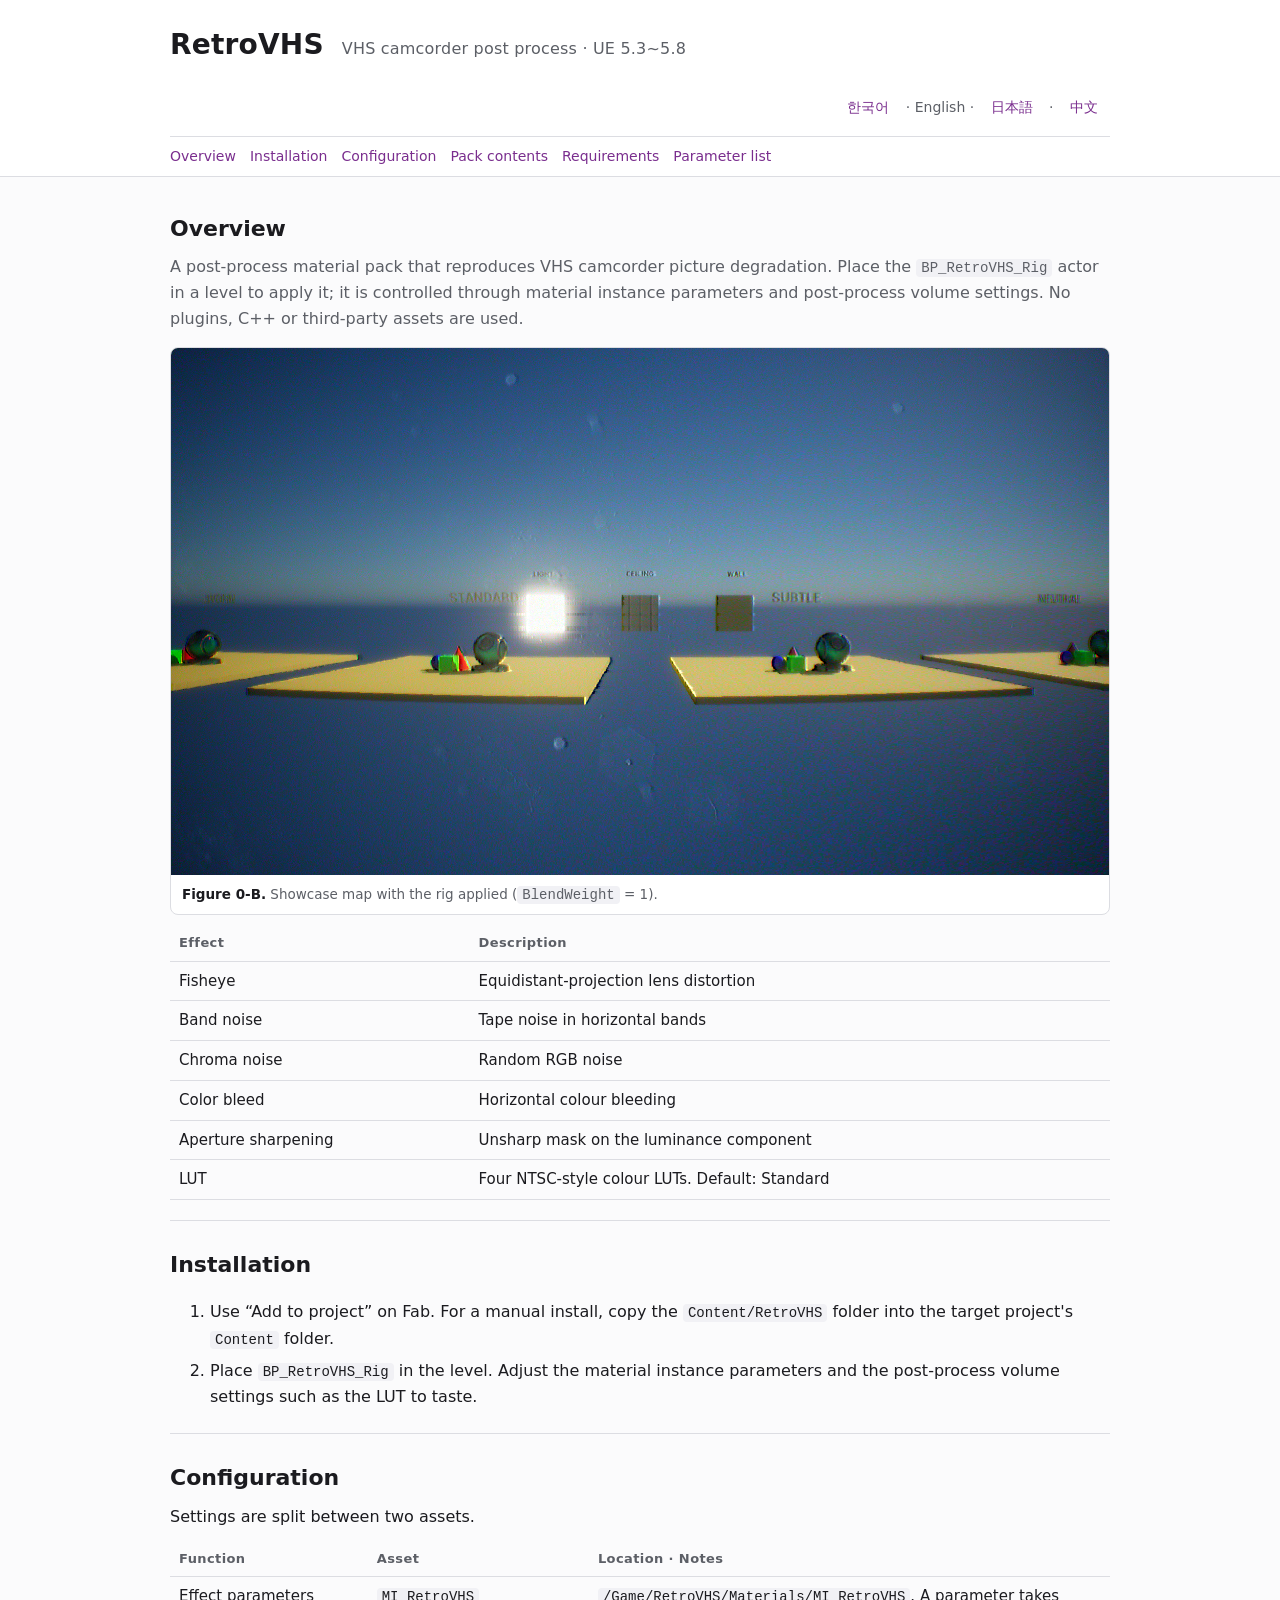
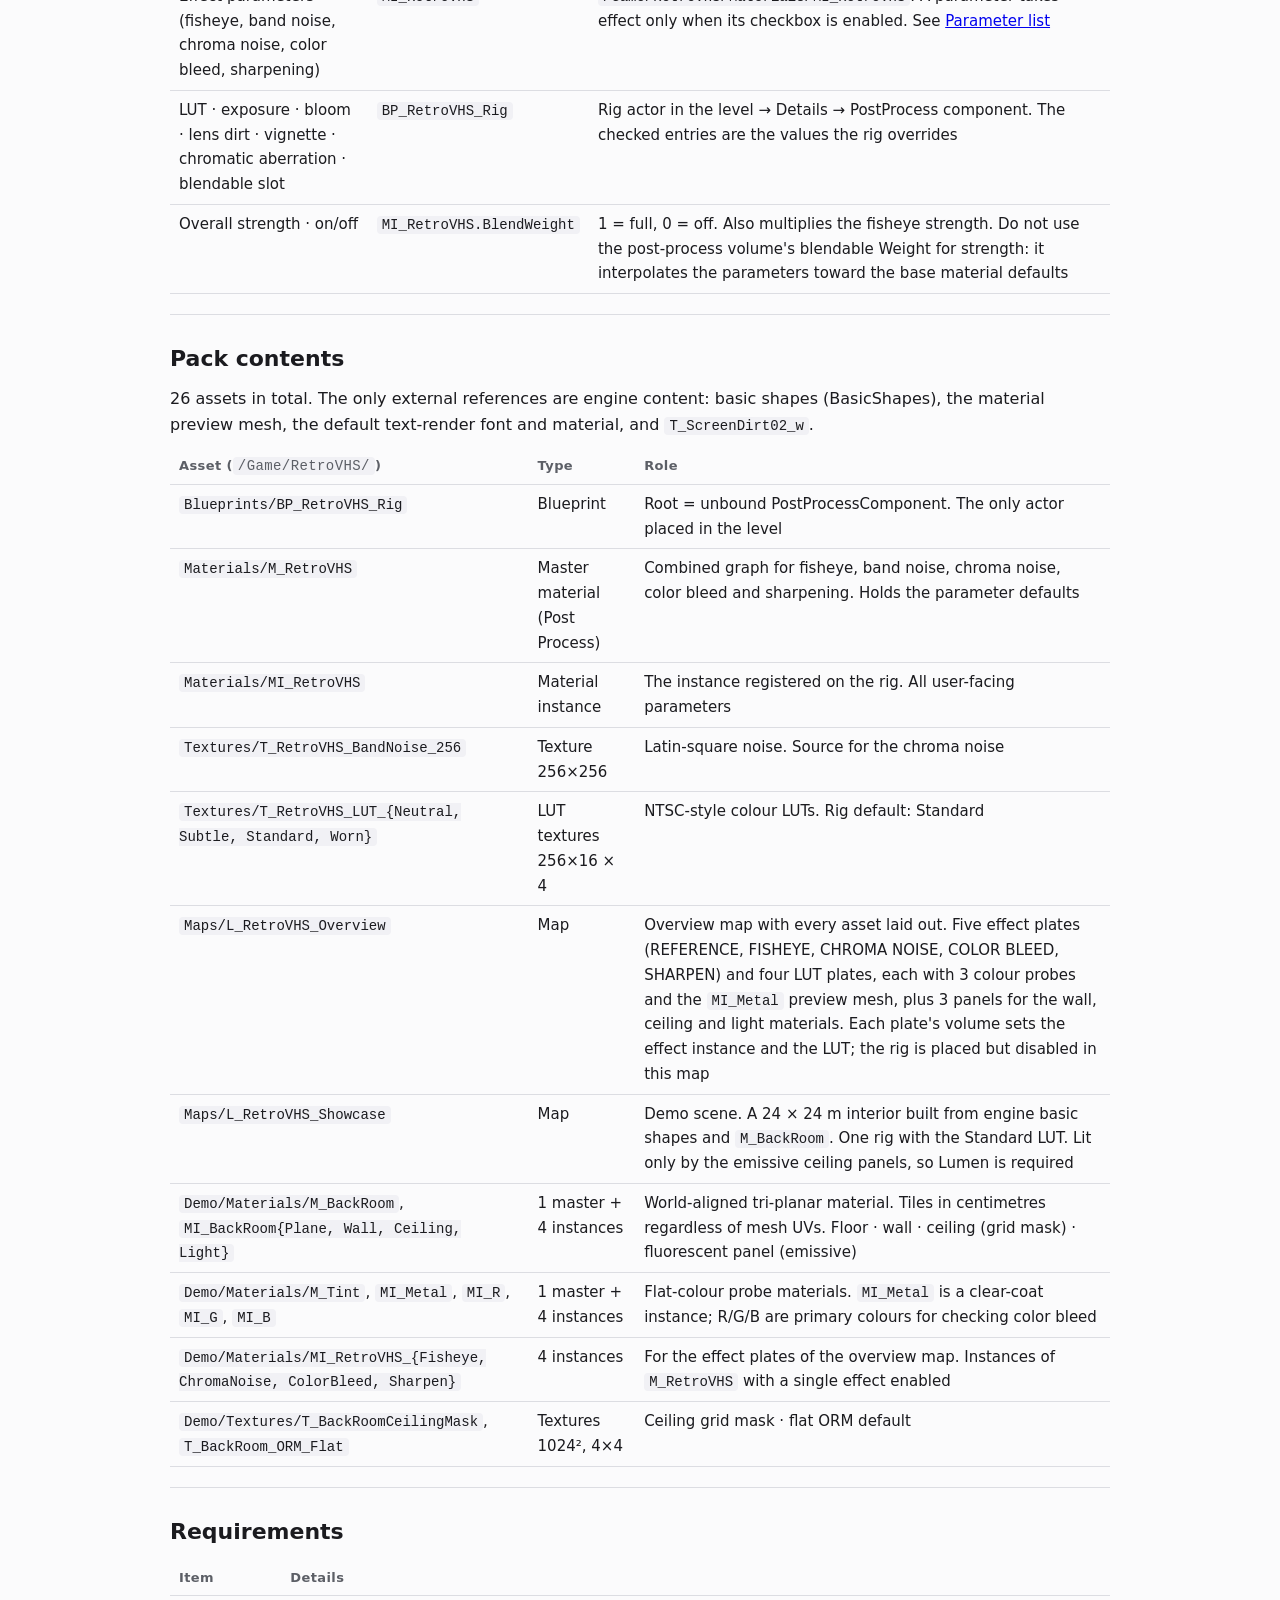
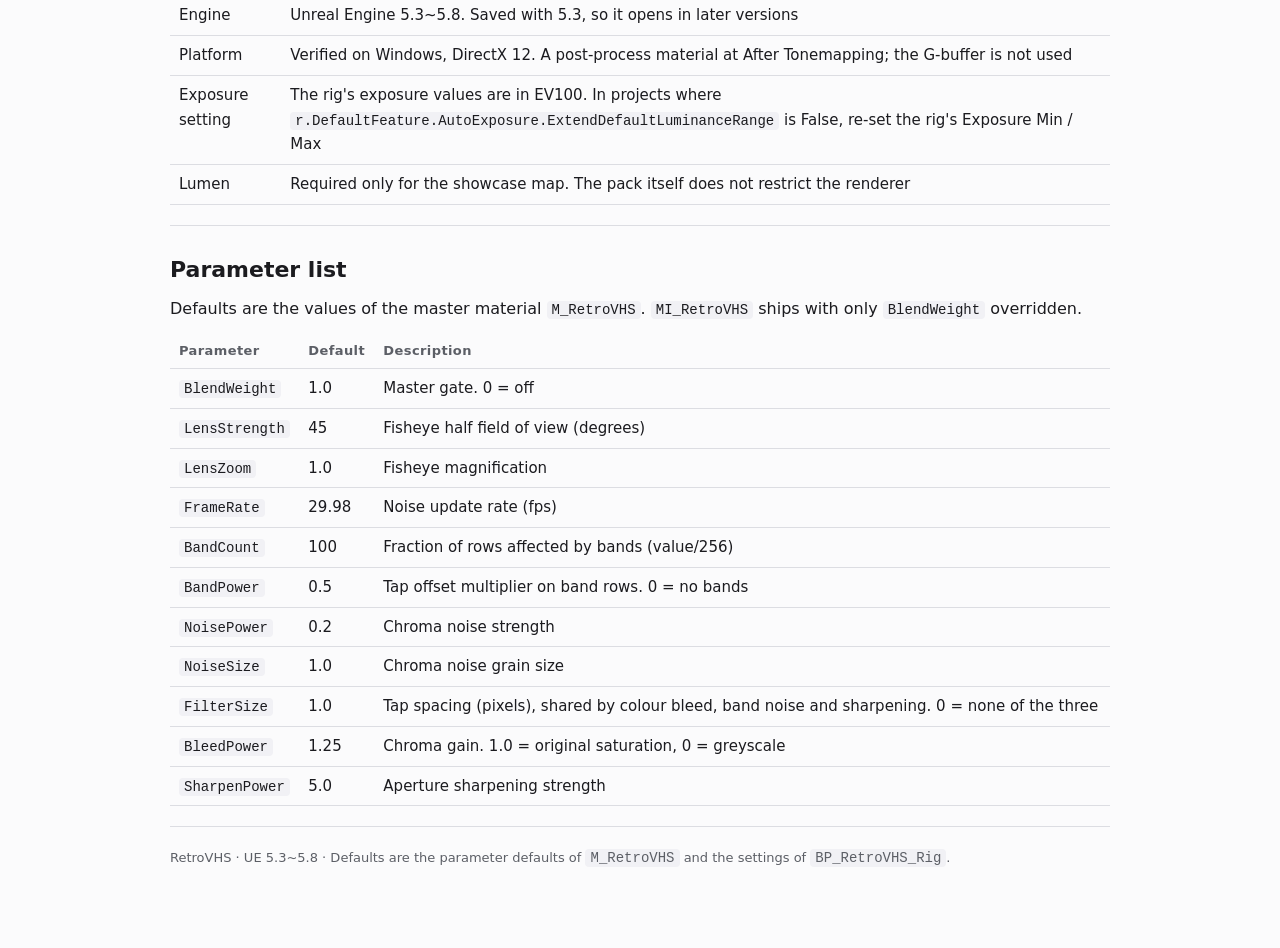
<file: index.html>
<!doctype html>
<html lang="en">
<head>
<meta charset="utf-8">
<meta http-equiv="refresh" content="0; url=en/index.html">
<title>RetroVHS Documentation</title>
<link rel="canonical" href="en/index.html">
<link rel="stylesheet" href="assets/style.css">
</head>
<body>
<main><div class="wrap" style="padding:40px 20px">
  <h1>RetroVHS</h1>
  <p>Redirecting to the English documentation. If nothing happens, pick a language:</p>
  <p><a href="en/index.html">English</a> · <a href="ko/index.html">한국어</a> · <a href="ja/index.html">日本語</a> · <a href="zh/index.html">中文</a></p>
</div></main>
</body>
</html>
</file>
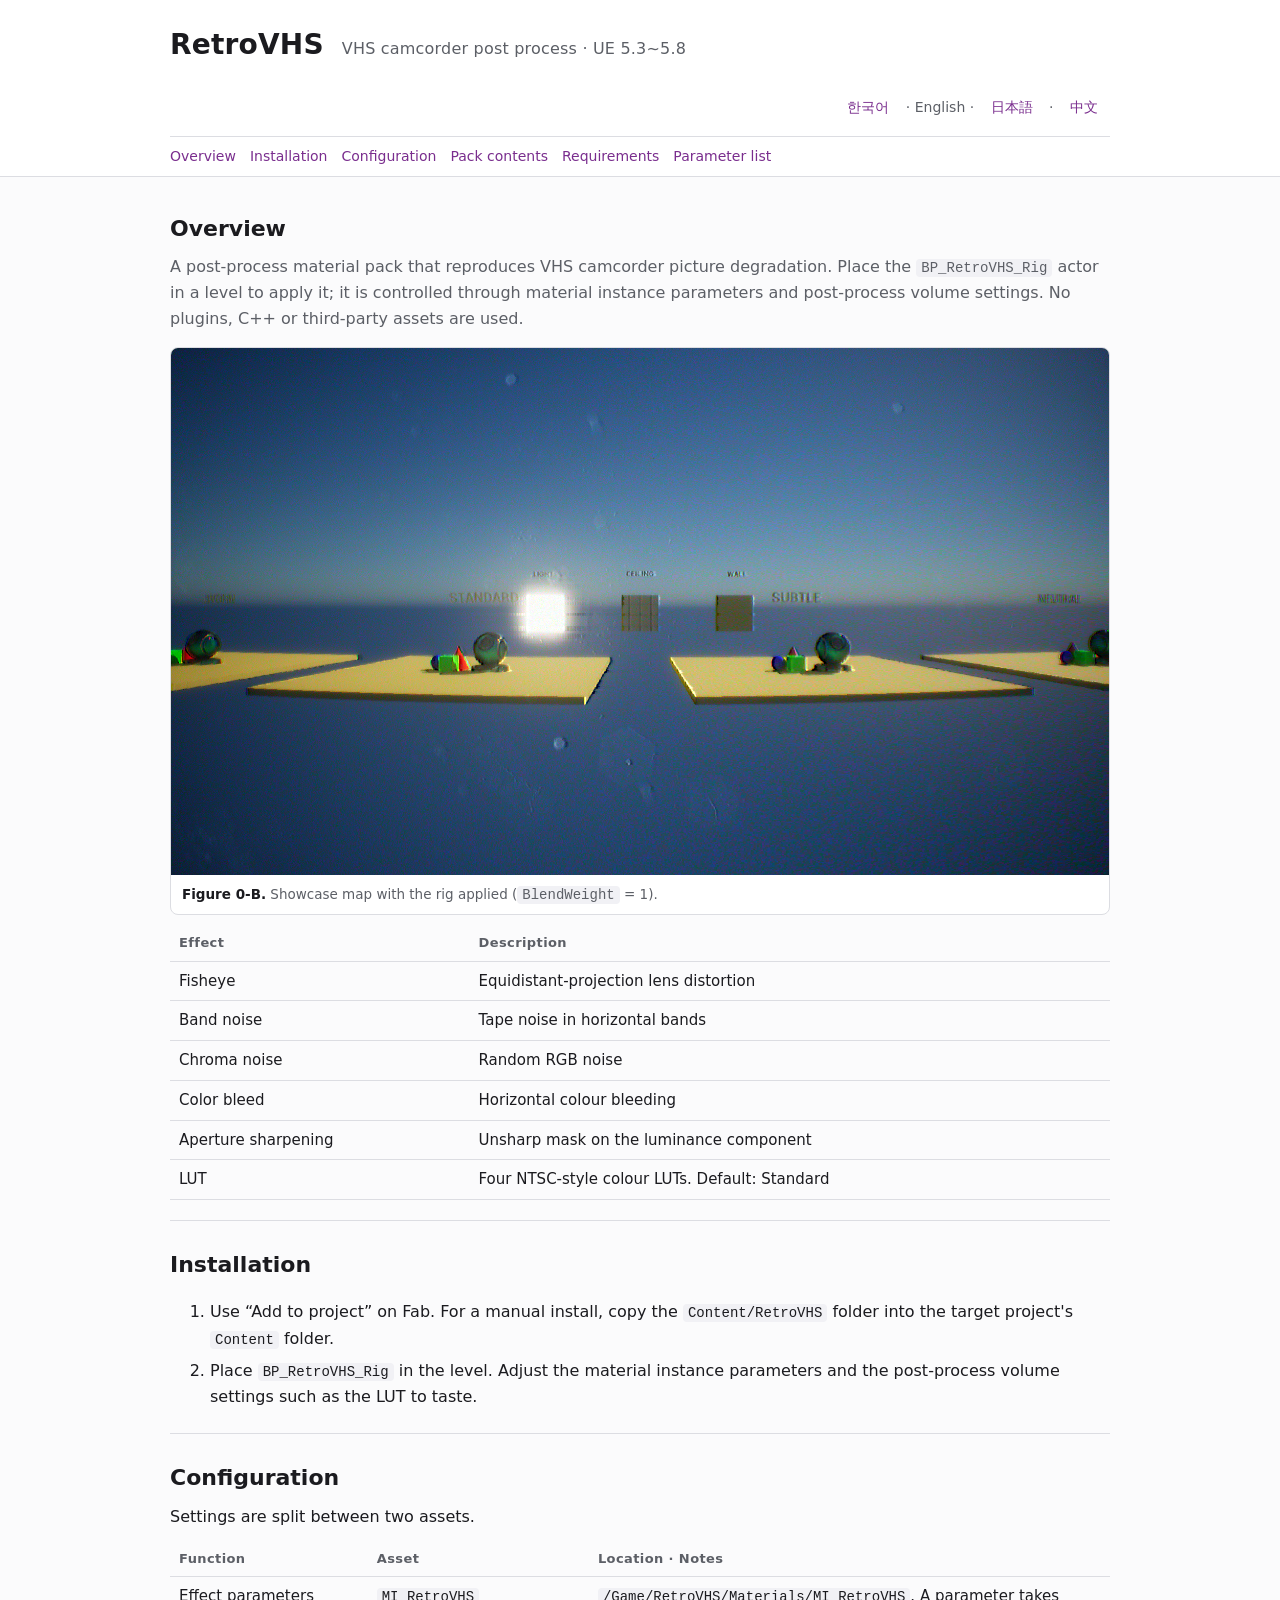
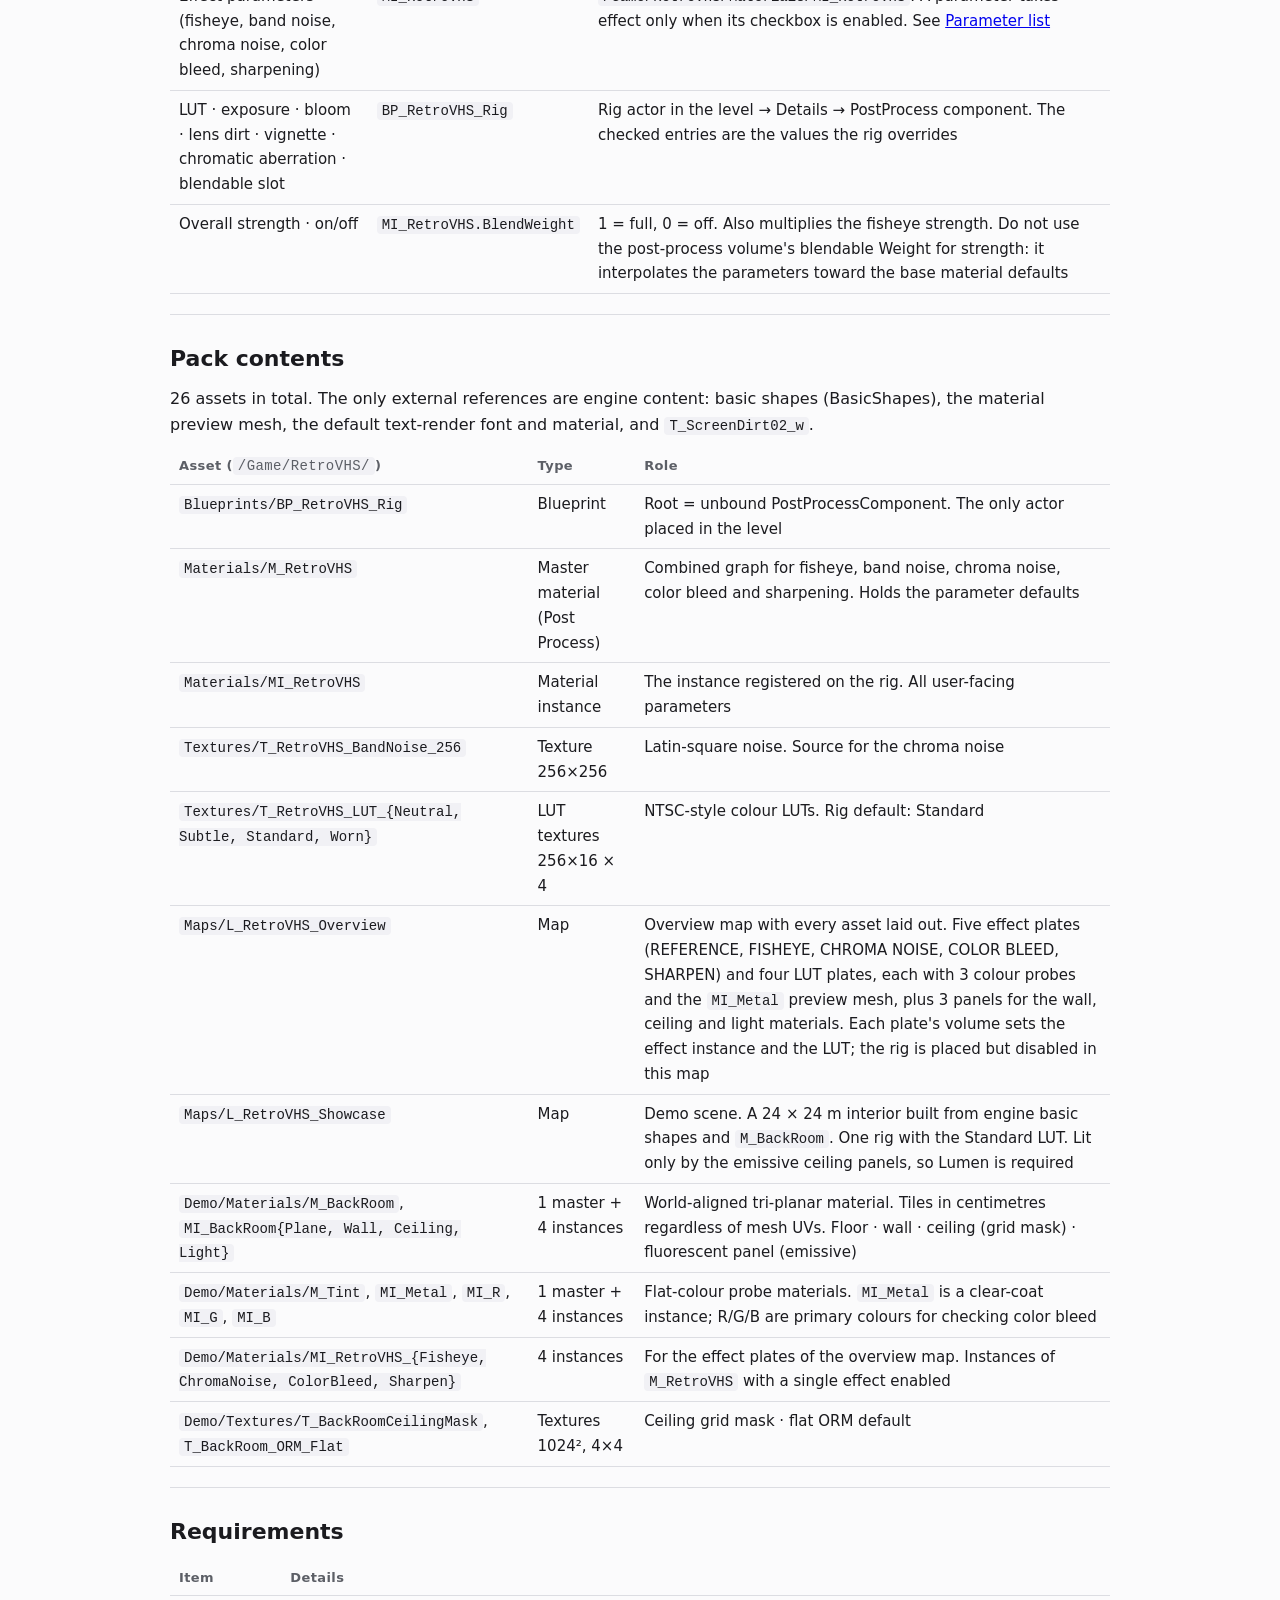
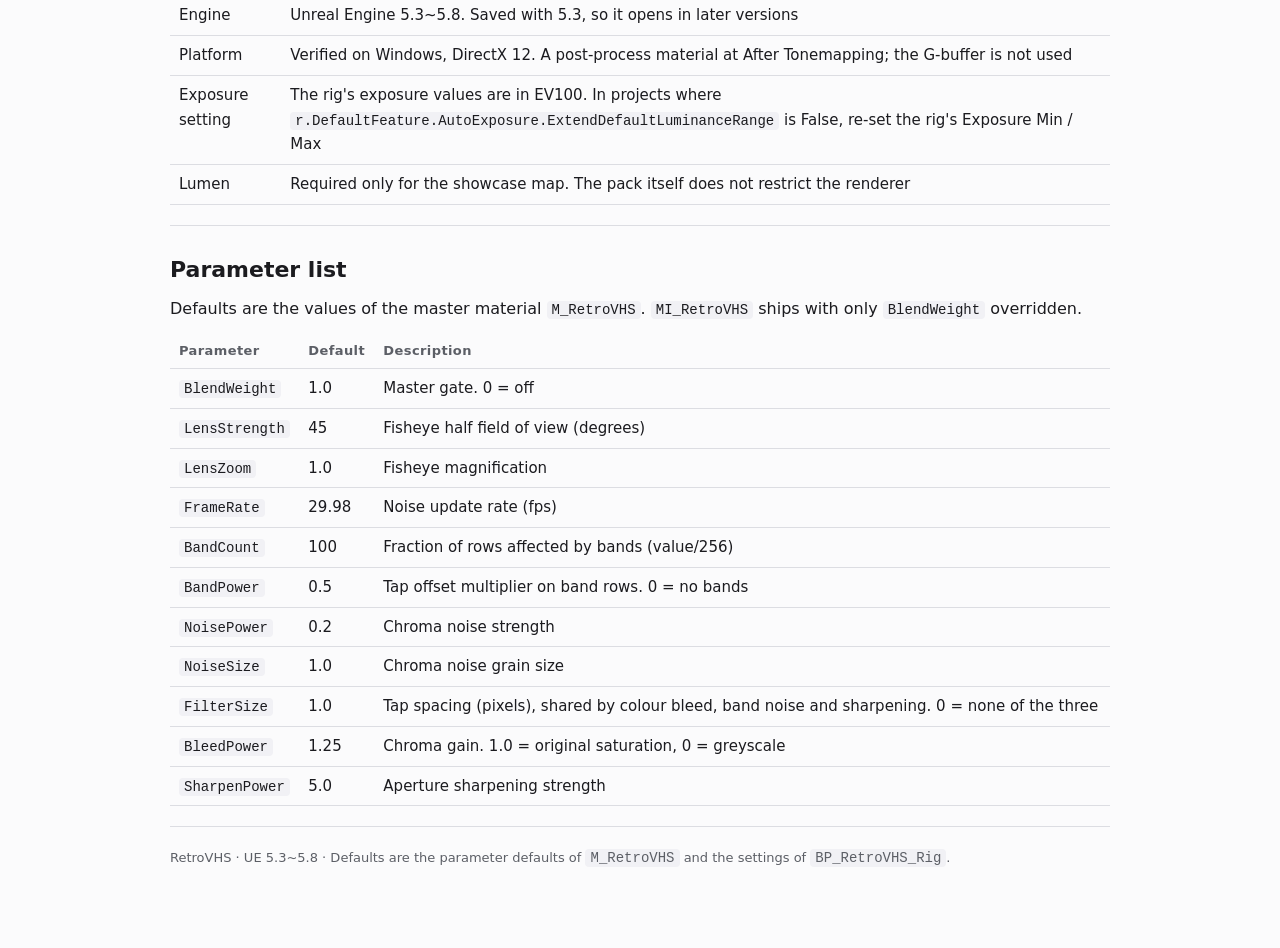
<file: en/index.html>
<!doctype html>
<html lang="en">
<head>
<meta charset="utf-8">
<meta name="viewport" content="width=device-width, initial-scale=1">
<title>RetroVHS Overview</title>
<link rel="stylesheet" href="../assets/style.css">
<!-- Derived from ko/index.html (confirmed 2026-09-06). Sections, ids and figure files are 1:1 with the Korean master. Fab's Documentation Link points to the site root, which redirects here. -->
</head>
<body>
<header><div class="wrap">
  <h1>RetroVHS <small>VHS camcorder post process · UE 5.3~5.8</small></h1>
  <nav data-site-nav></nav>
</div></header>

<main><div class="wrap">

<section id="intro">
  <h2>Overview</h2>
  <p class="lead">A post-process material pack that reproduces VHS camcorder picture degradation. Place the <code>BP_RetroVHS_Rig</code> actor in a level to apply it; it is controlled through material instance parameters and post-process volume settings. No plugins, C++ or third-party assets are used.</p>
  <div class="figs one">
    <figure><img src="../img/0_overview_B.png" alt="Showcase map with the rig applied" data-missing="Figure 0-B: viewport with the rig applied"><figcaption><b>Figure 0-B.</b> Showcase map with the rig applied (<code>BlendWeight</code> = 1).</figcaption></figure>
  </div>
  <table>
    <tr><th>Effect</th><th>Description</th></tr>
    <tr><td>Fisheye</td><td>Equidistant-projection lens distortion</td></tr>
    <tr><td>Band noise</td><td>Tape noise in horizontal bands</td></tr>
    <tr><td>Chroma noise</td><td>Random RGB noise</td></tr>
    <tr><td>Color bleed</td><td>Horizontal colour bleeding</td></tr>
    <tr><td>Aperture sharpening</td><td>Unsharp mask on the luminance component</td></tr>
    <tr><td>LUT</td><td>Four NTSC-style colour LUTs. Default: Standard</td></tr>
  </table>
</section>

<section id="install">
  <h2>Installation</h2>
  <ol class="steps">
    <li>Use “Add to project” on Fab. For a manual install, copy the <code>Content/RetroVHS</code> folder into the target project's <code>Content</code> folder.</li>
    <li>Place <code>BP_RetroVHS_Rig</code> in the level. Adjust the material instance parameters and the post-process volume settings such as the LUT to taste.</li>
  </ol>
</section>

<section id="config">
  <h2>Configuration</h2>
  <p>Settings are split between two assets.</p>
  <table>
    <tr><th>Function</th><th>Asset</th><th>Location · Notes</th></tr>
    <tr><td>Effect parameters (fisheye, band noise, chroma noise, color bleed, sharpening)</td><td><code>MI_RetroVHS</code></td><td><code>/Game/RetroVHS/Materials/MI_RetroVHS</code>. A parameter takes effect only when its checkbox is enabled. See <a href="#params">Parameter list</a></td></tr>
    <tr><td>LUT · exposure · bloom · lens dirt · vignette · chromatic aberration · blendable slot</td><td><code>BP_RetroVHS_Rig</code></td><td>Rig actor in the level → Details → PostProcess component. The checked entries are the values the rig overrides</td></tr>
    <tr><td>Overall strength · on/off</td><td><code>MI_RetroVHS.BlendWeight</code></td><td>1 = full, 0 = off. Also multiplies the fisheye strength. Do not use the post-process volume's blendable Weight for strength: it interpolates the parameters toward the base material defaults</td></tr>
  </table>
</section>

<section id="contents">
  <h2>Pack contents</h2>
  <p>26 assets in total. The only external references are engine content: basic shapes (BasicShapes), the material preview mesh, the default text-render font and material, and <code>T_ScreenDirt02_w</code>.</p>
  <table>
    <tr><th>Asset (<code>/Game/RetroVHS/</code>)</th><th>Type</th><th>Role</th></tr>
    <tr><td><code>Blueprints/BP_RetroVHS_Rig</code></td><td>Blueprint</td><td>Root = unbound PostProcessComponent. The only actor placed in the level</td></tr>
    <tr><td><code>Materials/M_RetroVHS</code></td><td>Master material (Post Process)</td><td>Combined graph for fisheye, band noise, chroma noise, color bleed and sharpening. Holds the parameter defaults</td></tr>
    <tr><td><code>Materials/MI_RetroVHS</code></td><td>Material instance</td><td>The instance registered on the rig. All user-facing parameters</td></tr>
    <tr><td><code>Textures/T_RetroVHS_BandNoise_256</code></td><td>Texture 256×256</td><td>Latin-square noise. Source for the chroma noise</td></tr>
    <tr><td><code>Textures/T_RetroVHS_LUT_{Neutral, Subtle, Standard, Worn}</code></td><td>LUT textures 256×16 × 4</td><td>NTSC-style colour LUTs. Rig default: Standard</td></tr>
    <tr><td><code>Maps/L_RetroVHS_Overview</code></td><td>Map</td><td>Overview map with every asset laid out. Five effect plates (REFERENCE, FISHEYE, CHROMA NOISE, COLOR BLEED, SHARPEN) and four LUT plates, each with 3 colour probes and the <code>MI_Metal</code> preview mesh, plus 3 panels for the wall, ceiling and light materials. Each plate's volume sets the effect instance and the LUT; the rig is placed but disabled in this map</td></tr>
    <tr><td><code>Maps/L_RetroVHS_Showcase</code></td><td>Map</td><td>Demo scene. A 24 × 24 m interior built from engine basic shapes and <code>M_BackRoom</code>. One rig with the Standard LUT. Lit only by the emissive ceiling panels, so Lumen is required</td></tr>
    <tr><td><code>Demo/Materials/M_BackRoom</code>, <code>MI_BackRoom{Plane, Wall, Ceiling, Light}</code></td><td>1 master + 4 instances</td><td>World-aligned tri-planar material. Tiles in centimetres regardless of mesh UVs. Floor · wall · ceiling (grid mask) · fluorescent panel (emissive)</td></tr>
    <tr><td><code>Demo/Materials/M_Tint</code>, <code>MI_Metal</code>, <code>MI_R</code>, <code>MI_G</code>, <code>MI_B</code></td><td>1 master + 4 instances</td><td>Flat-colour probe materials. <code>MI_Metal</code> is a clear-coat instance; R/G/B are primary colours for checking color bleed</td></tr>
<tr><td><code>Demo/Materials/MI_RetroVHS_{Fisheye, ChromaNoise, ColorBleed, Sharpen}</code></td><td>4 instances</td><td>For the effect plates of the overview map. Instances of <code>M_RetroVHS</code> with a single effect enabled</td></tr>
    <tr><td><code>Demo/Textures/T_BackRoomCeilingMask</code>, <code>T_BackRoom_ORM_Flat</code></td><td>Textures 1024², 4×4</td><td>Ceiling grid mask · flat ORM default</td></tr>
  </table>
</section>

<section id="requirements">
  <h2>Requirements</h2>
  <table>
    <tr><th>Item</th><th>Details</th></tr>
    <tr><td>Engine</td><td>Unreal Engine 5.3~5.8. Saved with 5.3, so it opens in later versions</td></tr>
    <tr><td>Platform</td><td>Verified on Windows, DirectX 12. A post-process material at After Tonemapping; the G-buffer is not used</td></tr>
    <tr><td>Exposure setting</td><td>The rig's exposure values are in EV100. In projects where <code>r.DefaultFeature.AutoExposure.ExtendDefaultLuminanceRange</code> is False, re-set the rig's Exposure Min / Max</td></tr>
    <tr><td>Lumen</td><td>Required only for the showcase map. The pack itself does not restrict the renderer</td></tr>
  </table>
</section>

<section id="params">
  <h2>Parameter list</h2>
  <p>Defaults are the values of the master material <code>M_RetroVHS</code>. <code>MI_RetroVHS</code> ships with only <code>BlendWeight</code> overridden.</p>
  <table class="params">
    <tr><th>Parameter</th><th>Default</th><th>Description</th></tr>
    <tr><td><code>BlendWeight</code></td><td>1.0</td><td>Master gate. 0 = off</td></tr>
    <tr><td><code>LensStrength</code></td><td>45</td><td>Fisheye half field of view (degrees)</td></tr>
    <tr><td><code>LensZoom</code></td><td>1.0</td><td>Fisheye magnification</td></tr>
    <tr><td><code>FrameRate</code></td><td>29.98</td><td>Noise update rate (fps)</td></tr>
    <tr><td><code>BandCount</code></td><td>100</td><td>Fraction of rows affected by bands (value/256)</td></tr>
    <tr><td><code>BandPower</code></td><td>0.5</td><td>Tap offset multiplier on band rows. 0 = no bands</td></tr>
    <tr><td><code>NoisePower</code></td><td>0.2</td><td>Chroma noise strength</td></tr>
    <tr><td><code>NoiseSize</code></td><td>1.0</td><td>Chroma noise grain size</td></tr>
    <tr><td><code>FilterSize</code></td><td>1.0</td><td>Tap spacing (pixels), shared by colour bleed, band noise and sharpening. 0 = none of the three</td></tr>
    <tr><td><code>BleedPower</code></td><td>1.25</td><td>Chroma gain. 1.0 = original saturation, 0 = greyscale</td></tr>
    <tr><td><code>SharpenPower</code></td><td>5.0</td><td>Aperture sharpening strength</td></tr>
  </table>
</section>

<footer>RetroVHS · UE 5.3~5.8 · Defaults are the parameter defaults of <code>M_RetroVHS</code> and the settings of <code>BP_RetroVHS_Rig</code>.</footer>

</div></main>
<script src="../assets/nav.js"></script>
</body>
</html>
</file>
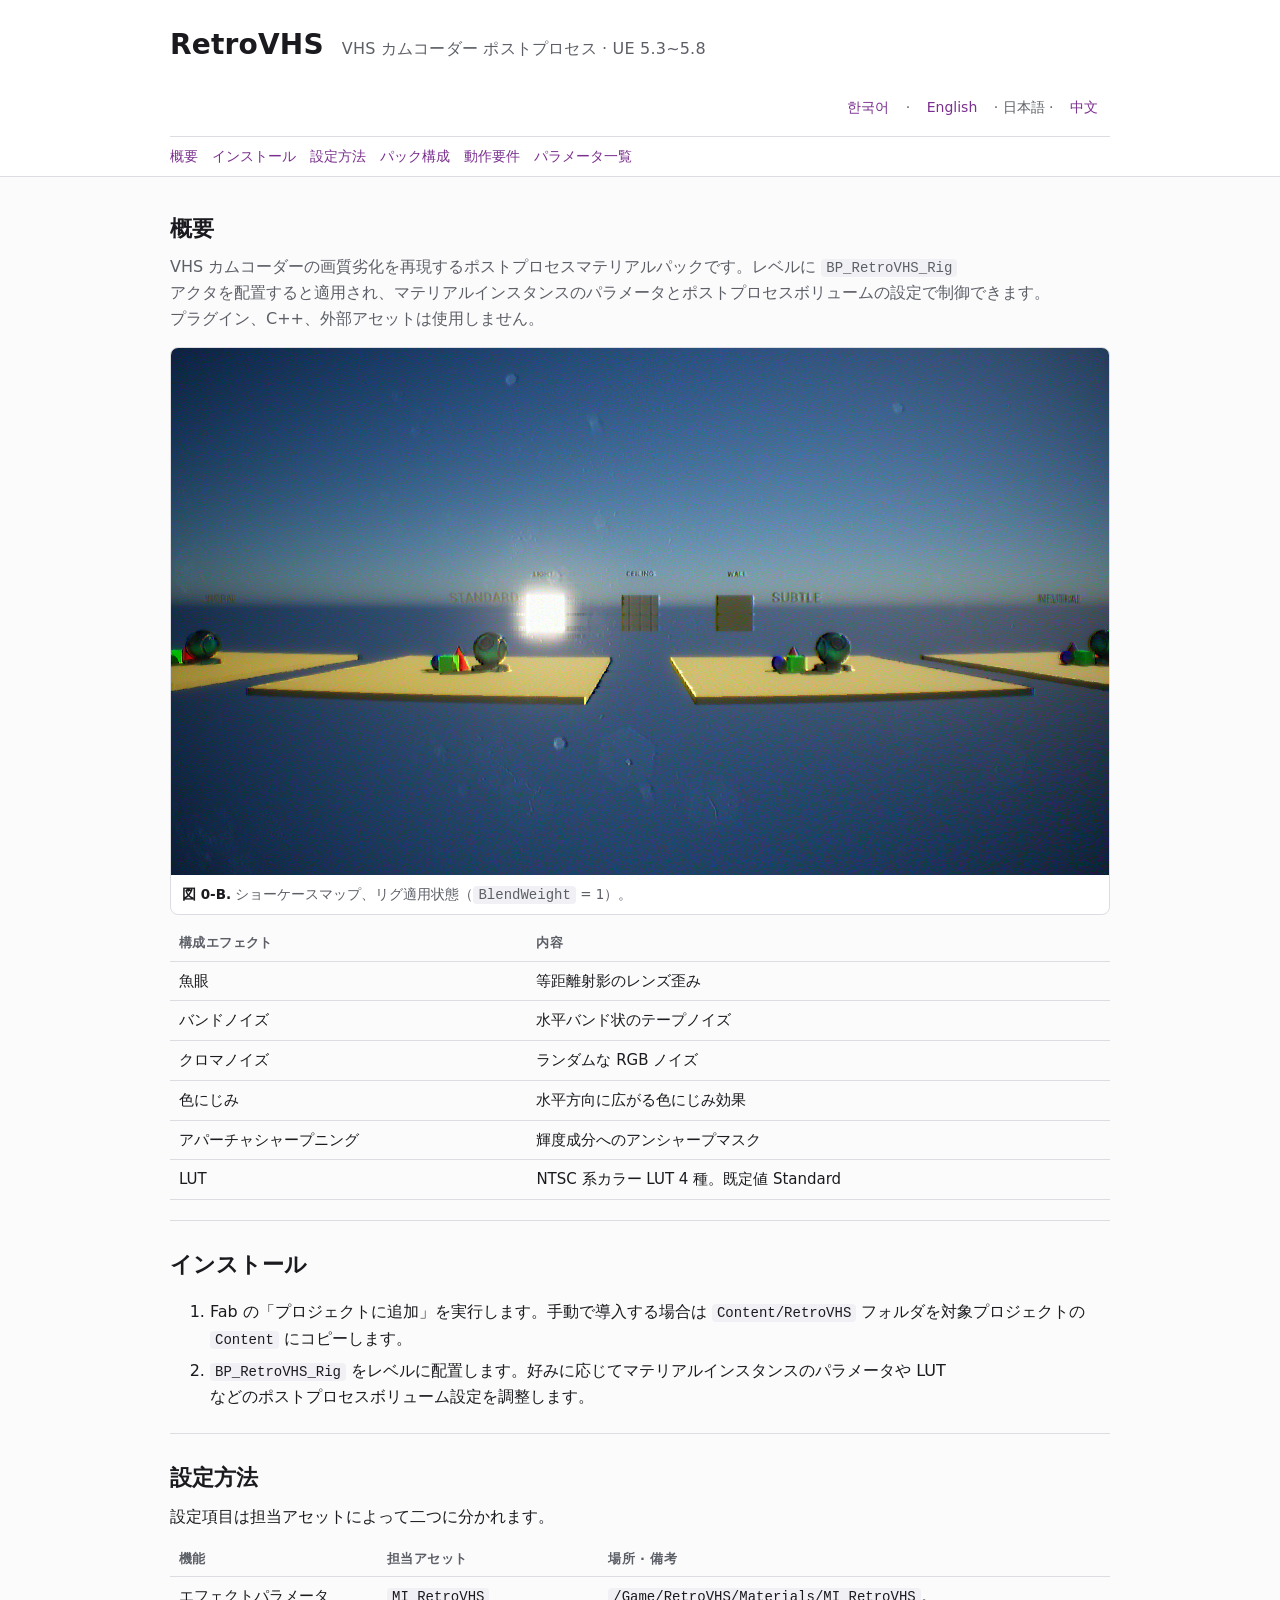
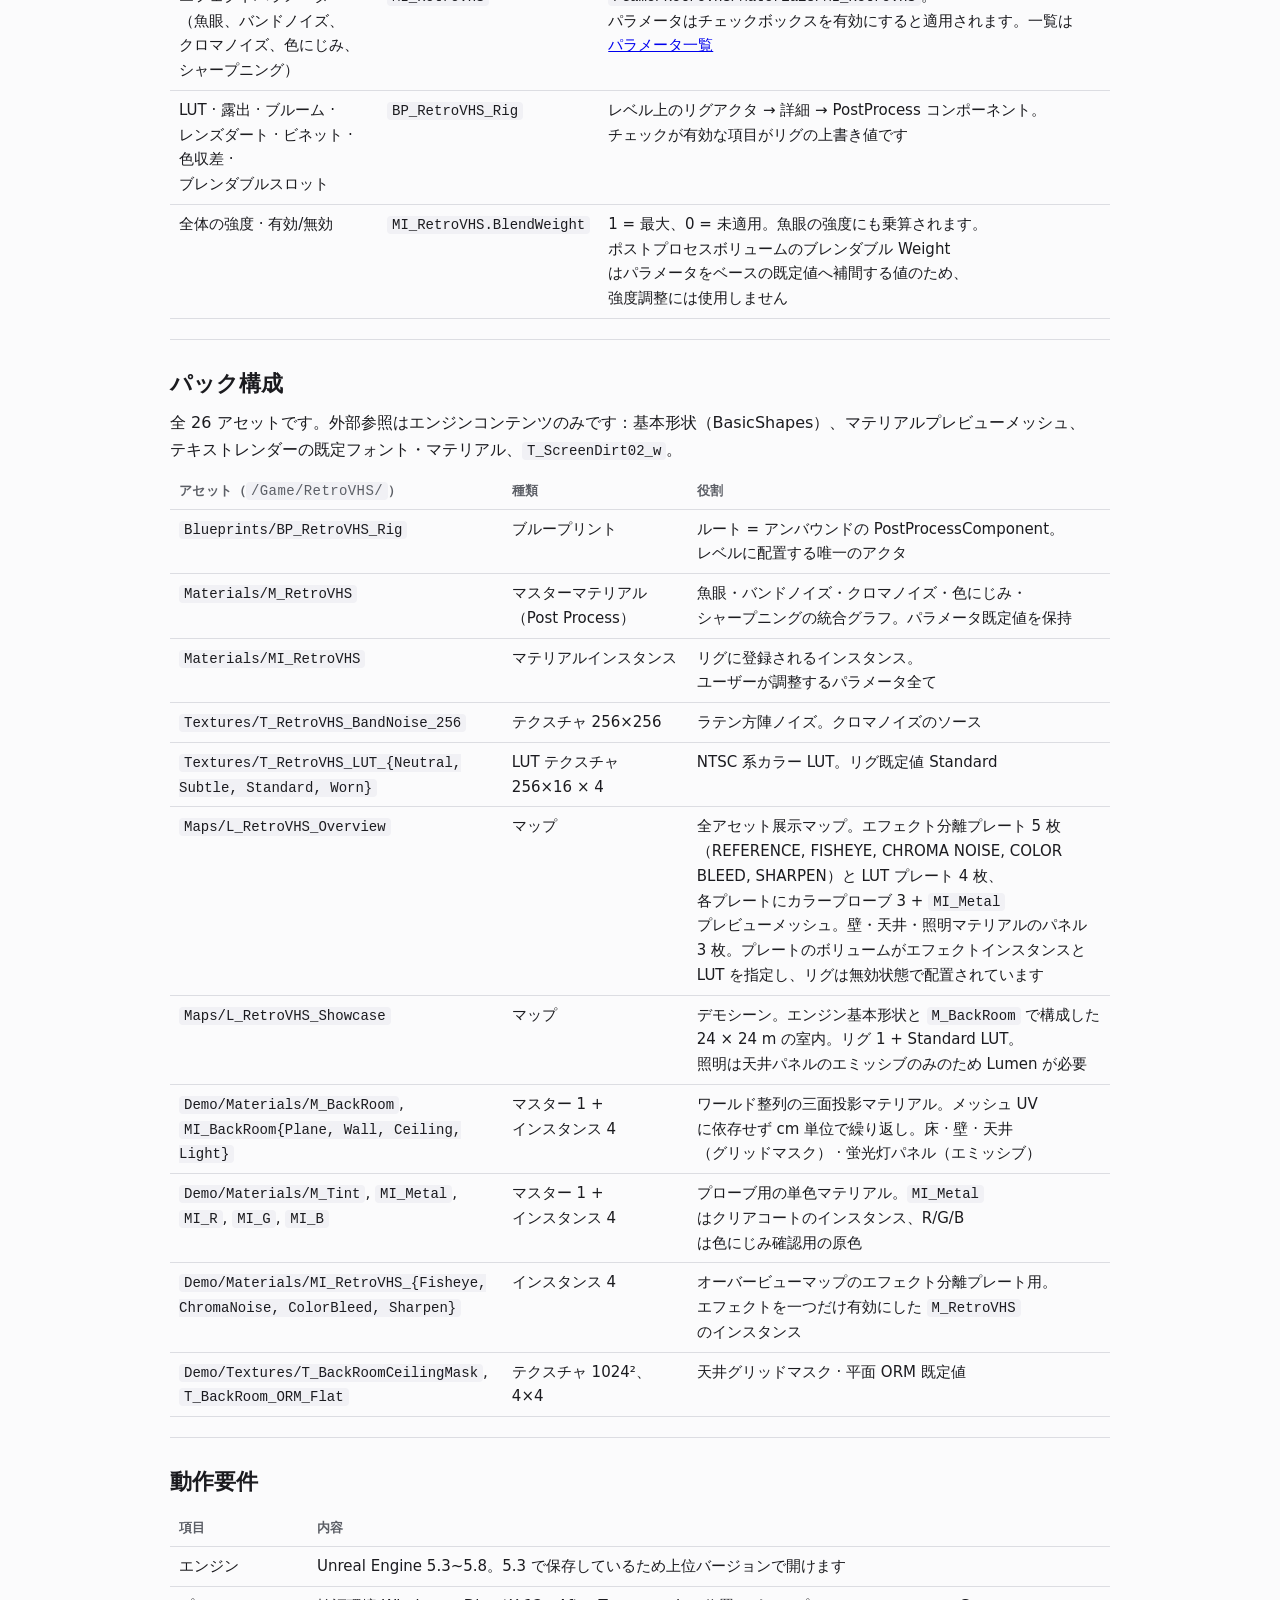
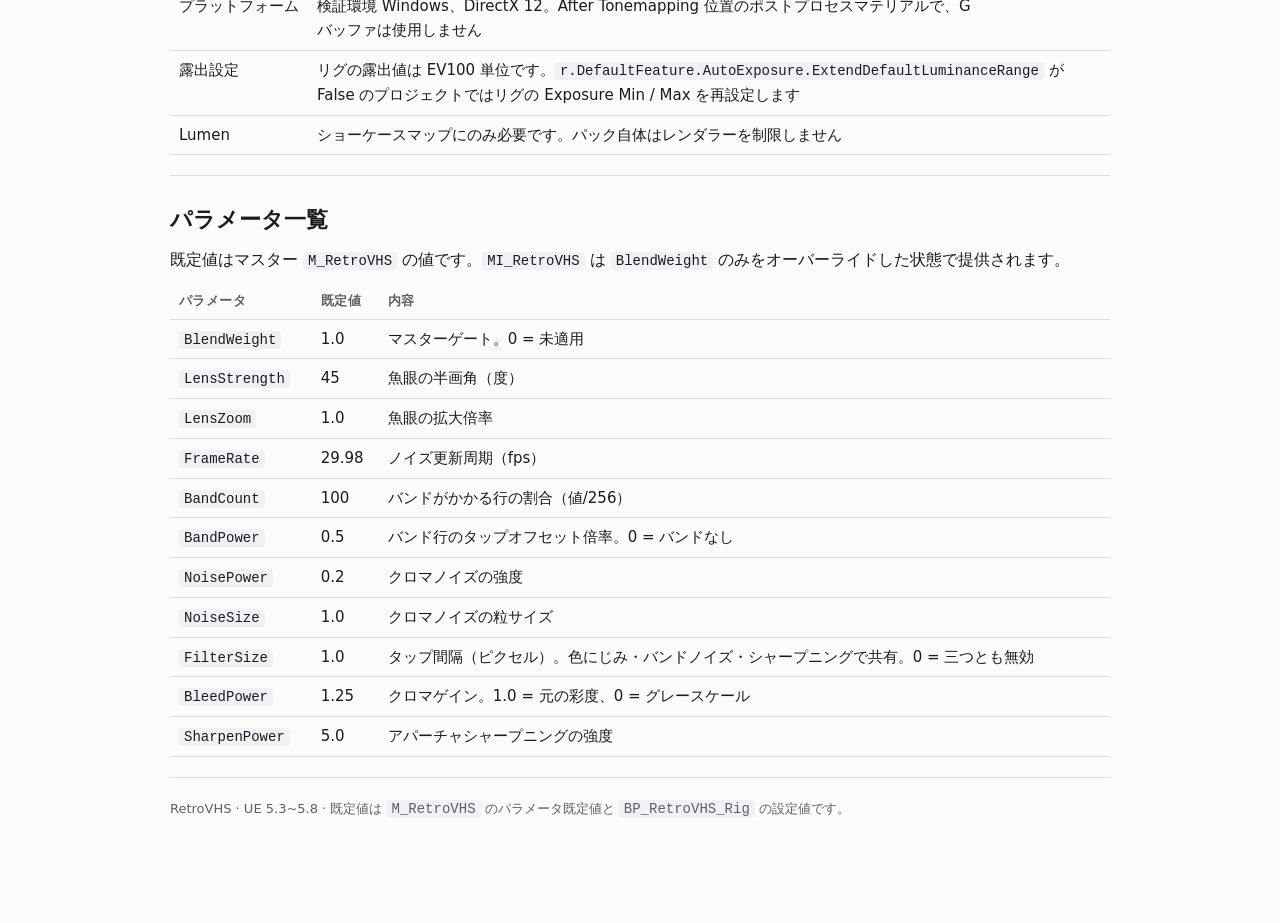
<file: ja/index.html>
<!doctype html>
<html lang="ja">
<head>
<meta charset="utf-8">
<meta name="viewport" content="width=device-width, initial-scale=1">
<title>RetroVHS 概要</title>
<link rel="stylesheet" href="../assets/style.css">
<!-- ko/index.html（2026-09-06 確定）からの派生。セクション・id・図ファイルは韓国語版と 1:1。 -->
</head>
<body>
<header><div class="wrap">
  <h1>RetroVHS <small>VHS カムコーダー ポストプロセス · UE 5.3~5.8</small></h1>
  <nav data-site-nav></nav>
</div></header>

<main><div class="wrap">

<section id="intro">
  <h2>概要</h2>
  <p class="lead">VHS カムコーダーの画質劣化を再現するポストプロセスマテリアルパックです。レベルに <code>BP_RetroVHS_Rig</code> アクタを配置すると適用され、マテリアルインスタンスのパラメータとポストプロセスボリュームの設定で制御できます。プラグイン、C++、外部アセットは使用しません。</p>
  <div class="figs one">
    <figure><img src="../img/0_overview_B.png" alt="リグを適用したショーケースマップ" data-missing="図 0-B: リグ適用ビューポート"><figcaption><b>図 0-B.</b> ショーケースマップ、リグ適用状態（<code>BlendWeight</code> = 1）。</figcaption></figure>
  </div>
  <table>
    <tr><th>構成エフェクト</th><th>内容</th></tr>
    <tr><td>魚眼</td><td>等距離射影のレンズ歪み</td></tr>
    <tr><td>バンドノイズ</td><td>水平バンド状のテープノイズ</td></tr>
    <tr><td>クロマノイズ</td><td>ランダムな RGB ノイズ</td></tr>
    <tr><td>色にじみ</td><td>水平方向に広がる色にじみ効果</td></tr>
    <tr><td>アパーチャシャープニング</td><td>輝度成分へのアンシャープマスク</td></tr>
    <tr><td>LUT</td><td>NTSC 系カラー LUT 4 種。既定値 Standard</td></tr>
  </table>
</section>

<section id="install">
  <h2>インストール</h2>
  <ol class="steps">
    <li>Fab の「プロジェクトに追加」を実行します。手動で導入する場合は <code>Content/RetroVHS</code> フォルダを対象プロジェクトの <code>Content</code> にコピーします。</li>
    <li><code>BP_RetroVHS_Rig</code> をレベルに配置します。好みに応じてマテリアルインスタンスのパラメータや LUT などのポストプロセスボリューム設定を調整します。</li>
  </ol>
</section>

<section id="config">
  <h2>設定方法</h2>
  <p>設定項目は担当アセットによって二つに分かれます。</p>
  <table>
    <tr><th>機能</th><th>担当アセット</th><th>場所 · 備考</th></tr>
    <tr><td>エフェクトパラメータ（魚眼、バンドノイズ、クロマノイズ、色にじみ、シャープニング）</td><td><code>MI_RetroVHS</code></td><td><code>/Game/RetroVHS/Materials/MI_RetroVHS</code>。パラメータはチェックボックスを有効にすると適用されます。一覧は <a href="#params">パラメータ一覧</a></td></tr>
    <tr><td>LUT · 露出 · ブルーム · レンズダート · ビネット · 色収差 · ブレンダブルスロット</td><td><code>BP_RetroVHS_Rig</code></td><td>レベル上のリグアクタ → 詳細 → PostProcess コンポーネント。チェックが有効な項目がリグの上書き値です</td></tr>
    <tr><td>全体の強度 · 有効/無効</td><td><code>MI_RetroVHS.BlendWeight</code></td><td>1 = 最大、0 = 未適用。魚眼の強度にも乗算されます。ポストプロセスボリュームのブレンダブル Weight はパラメータをベースの既定値へ補間する値のため、強度調整には使用しません</td></tr>
  </table>
</section>

<section id="contents">
  <h2>パック構成</h2>
  <p>全 26 アセットです。外部参照はエンジンコンテンツのみです：基本形状（BasicShapes）、マテリアルプレビューメッシュ、テキストレンダーの既定フォント・マテリアル、<code>T_ScreenDirt02_w</code>。</p>
  <table>
    <tr><th>アセット（<code>/Game/RetroVHS/</code>）</th><th>種類</th><th>役割</th></tr>
    <tr><td><code>Blueprints/BP_RetroVHS_Rig</code></td><td>ブループリント</td><td>ルート = アンバウンドの PostProcessComponent。レベルに配置する唯一のアクタ</td></tr>
    <tr><td><code>Materials/M_RetroVHS</code></td><td>マスターマテリアル（Post Process）</td><td>魚眼・バンドノイズ・クロマノイズ・色にじみ・シャープニングの統合グラフ。パラメータ既定値を保持</td></tr>
    <tr><td><code>Materials/MI_RetroVHS</code></td><td>マテリアルインスタンス</td><td>リグに登録されるインスタンス。ユーザーが調整するパラメータ全て</td></tr>
    <tr><td><code>Textures/T_RetroVHS_BandNoise_256</code></td><td>テクスチャ 256×256</td><td>ラテン方陣ノイズ。クロマノイズのソース</td></tr>
    <tr><td><code>Textures/T_RetroVHS_LUT_{Neutral, Subtle, Standard, Worn}</code></td><td>LUT テクスチャ 256×16 × 4</td><td>NTSC 系カラー LUT。リグ既定値 Standard</td></tr>
    <tr><td><code>Maps/L_RetroVHS_Overview</code></td><td>マップ</td><td>全アセット展示マップ。エフェクト分離プレート 5 枚（REFERENCE, FISHEYE, CHROMA NOISE, COLOR BLEED, SHARPEN）と LUT プレート 4 枚、各プレートにカラープローブ 3 + <code>MI_Metal</code> プレビューメッシュ。壁・天井・照明マテリアルのパネル 3 枚。プレートのボリュームがエフェクトインスタンスと LUT を指定し、リグは無効状態で配置されています</td></tr>
    <tr><td><code>Maps/L_RetroVHS_Showcase</code></td><td>マップ</td><td>デモシーン。エンジン基本形状と <code>M_BackRoom</code> で構成した 24 × 24 m の室内。リグ 1 + Standard LUT。照明は天井パネルのエミッシブのみのため Lumen が必要</td></tr>
    <tr><td><code>Demo/Materials/M_BackRoom</code>, <code>MI_BackRoom{Plane, Wall, Ceiling, Light}</code></td><td>マスター 1 + インスタンス 4</td><td>ワールド整列の三面投影マテリアル。メッシュ UV に依存せず cm 単位で繰り返し。床 · 壁 · 天井（グリッドマスク） · 蛍光灯パネル（エミッシブ）</td></tr>
    <tr><td><code>Demo/Materials/M_Tint</code>, <code>MI_Metal</code>, <code>MI_R</code>, <code>MI_G</code>, <code>MI_B</code></td><td>マスター 1 + インスタンス 4</td><td>プローブ用の単色マテリアル。<code>MI_Metal</code> はクリアコートのインスタンス、R/G/B は色にじみ確認用の原色</td></tr>
<tr><td><code>Demo/Materials/MI_RetroVHS_{Fisheye, ChromaNoise, ColorBleed, Sharpen}</code></td><td>インスタンス 4</td><td>オーバービューマップのエフェクト分離プレート用。エフェクトを一つだけ有効にした <code>M_RetroVHS</code> のインスタンス</td></tr>
    <tr><td><code>Demo/Textures/T_BackRoomCeilingMask</code>, <code>T_BackRoom_ORM_Flat</code></td><td>テクスチャ 1024²、4×4</td><td>天井グリッドマスク · 平面 ORM 既定値</td></tr>
  </table>
</section>

<section id="requirements">
  <h2>動作要件</h2>
  <table>
    <tr><th>項目</th><th>内容</th></tr>
    <tr><td>エンジン</td><td>Unreal Engine 5.3~5.8。5.3 で保存しているため上位バージョンで開けます</td></tr>
    <tr><td>プラットフォーム</td><td>検証環境 Windows、DirectX 12。After Tonemapping 位置のポストプロセスマテリアルで、G バッファは使用しません</td></tr>
    <tr><td>露出設定</td><td>リグの露出値は EV100 単位です。<code>r.DefaultFeature.AutoExposure.ExtendDefaultLuminanceRange</code> が False のプロジェクトではリグの Exposure Min / Max を再設定します</td></tr>
    <tr><td>Lumen</td><td>ショーケースマップにのみ必要です。パック自体はレンダラーを制限しません</td></tr>
  </table>
</section>

<section id="params">
  <h2>パラメータ一覧</h2>
  <p>既定値はマスター <code>M_RetroVHS</code> の値です。<code>MI_RetroVHS</code> は <code>BlendWeight</code> のみをオーバーライドした状態で提供されます。</p>
  <table class="params">
    <tr><th>パラメータ</th><th>既定値</th><th>内容</th></tr>
    <tr><td><code>BlendWeight</code></td><td>1.0</td><td>マスターゲート。0 = 未適用</td></tr>
    <tr><td><code>LensStrength</code></td><td>45</td><td>魚眼の半画角（度）</td></tr>
    <tr><td><code>LensZoom</code></td><td>1.0</td><td>魚眼の拡大倍率</td></tr>
    <tr><td><code>FrameRate</code></td><td>29.98</td><td>ノイズ更新周期（fps）</td></tr>
    <tr><td><code>BandCount</code></td><td>100</td><td>バンドがかかる行の割合（値/256）</td></tr>
    <tr><td><code>BandPower</code></td><td>0.5</td><td>バンド行のタップオフセット倍率。0 = バンドなし</td></tr>
    <tr><td><code>NoisePower</code></td><td>0.2</td><td>クロマノイズの強度</td></tr>
    <tr><td><code>NoiseSize</code></td><td>1.0</td><td>クロマノイズの粒サイズ</td></tr>
    <tr><td><code>FilterSize</code></td><td>1.0</td><td>タップ間隔（ピクセル）。色にじみ・バンドノイズ・シャープニングで共有。0 = 三つとも無効</td></tr>
    <tr><td><code>BleedPower</code></td><td>1.25</td><td>クロマゲイン。1.0 = 元の彩度、0 = グレースケール</td></tr>
    <tr><td><code>SharpenPower</code></td><td>5.0</td><td>アパーチャシャープニングの強度</td></tr>
  </table>
</section>

<footer>RetroVHS · UE 5.3~5.8 · 既定値は <code>M_RetroVHS</code> のパラメータ既定値と <code>BP_RetroVHS_Rig</code> の設定値です。</footer>

</div></main>
<script src="../assets/nav.js"></script>
</body>
</html>
</file>
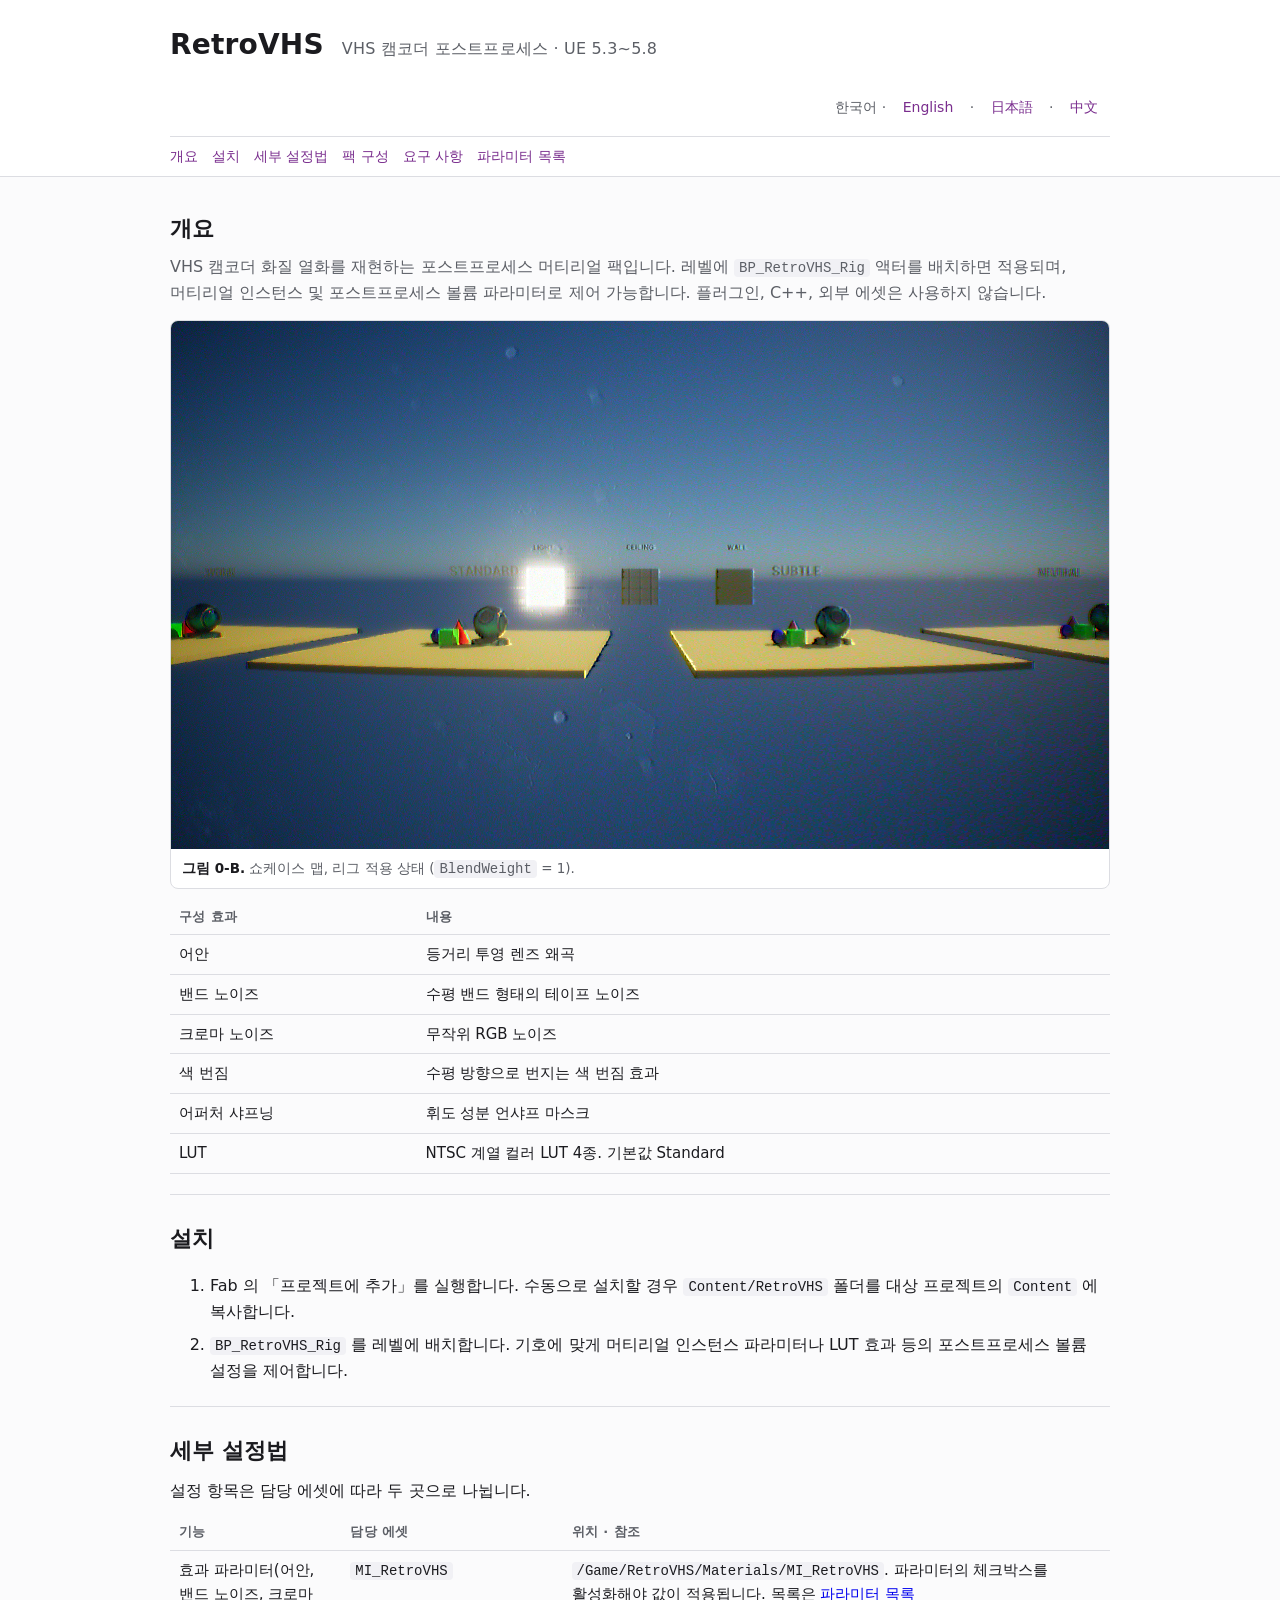
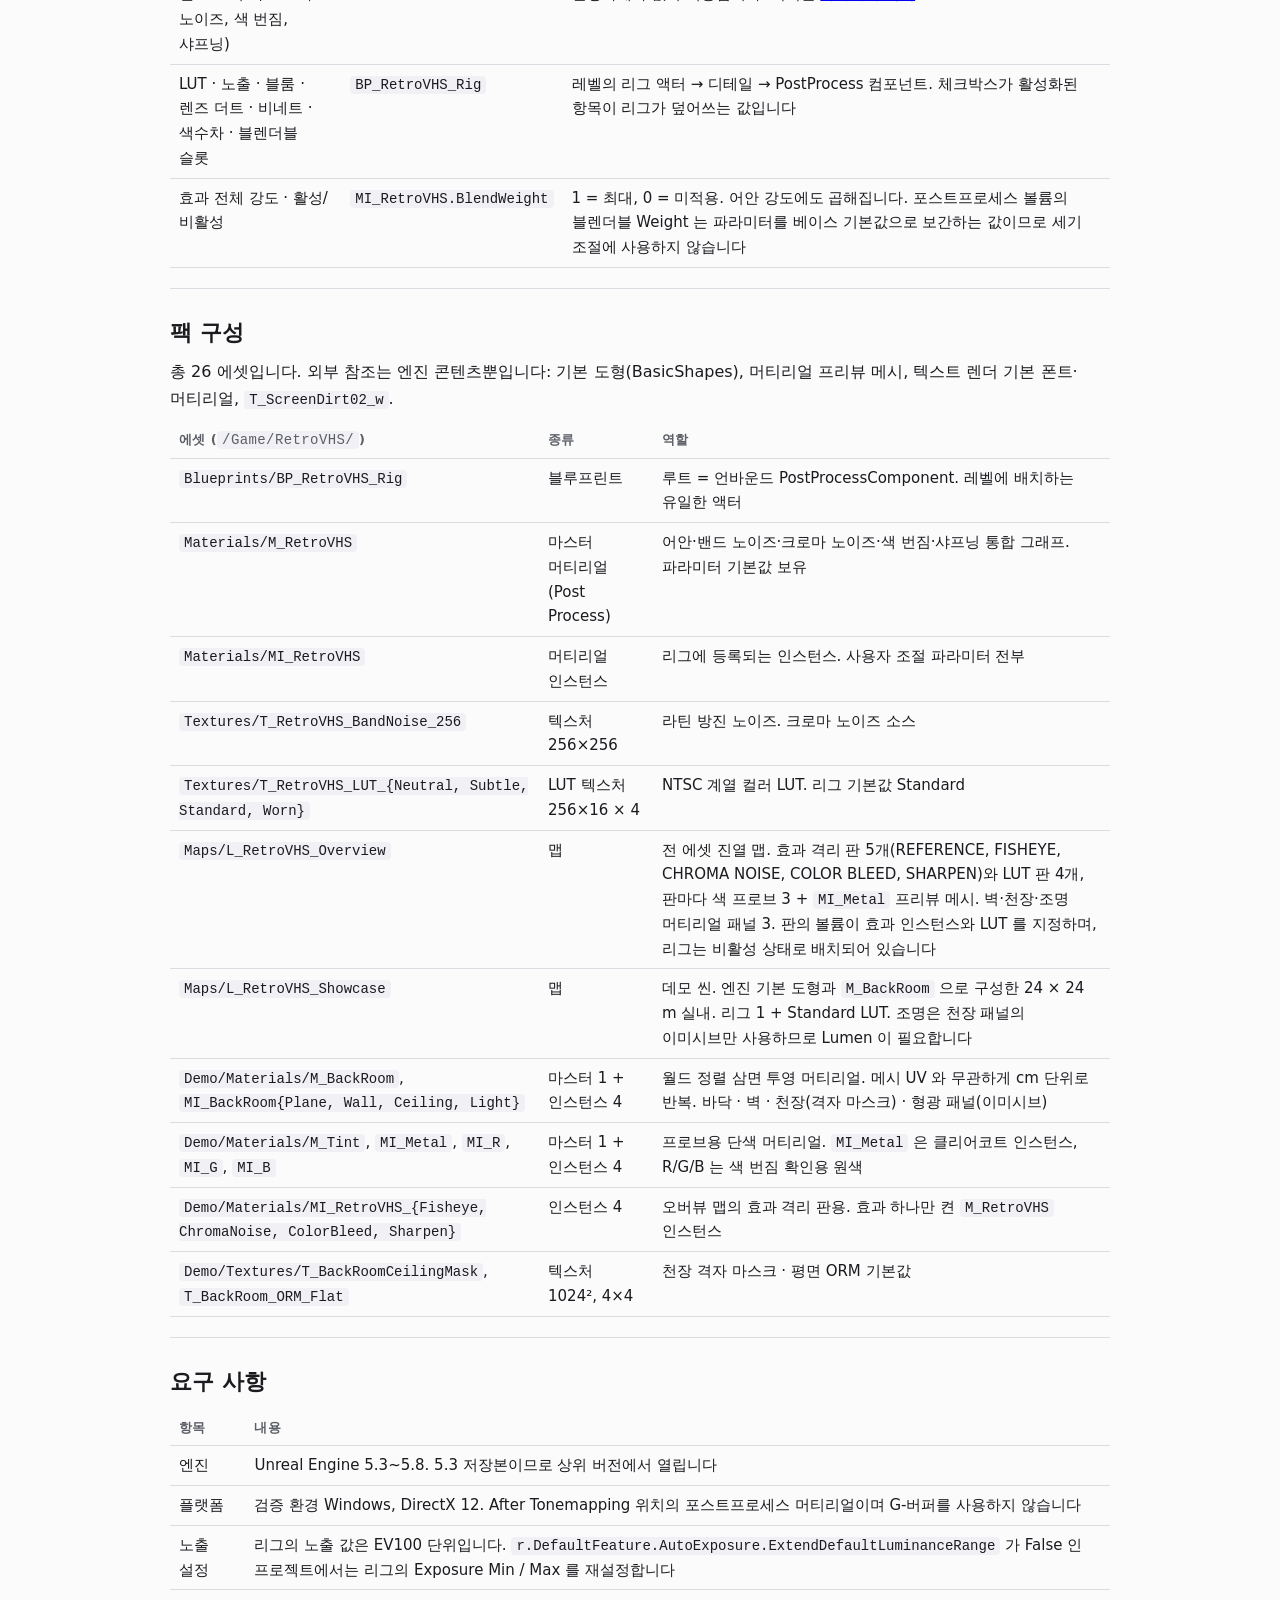
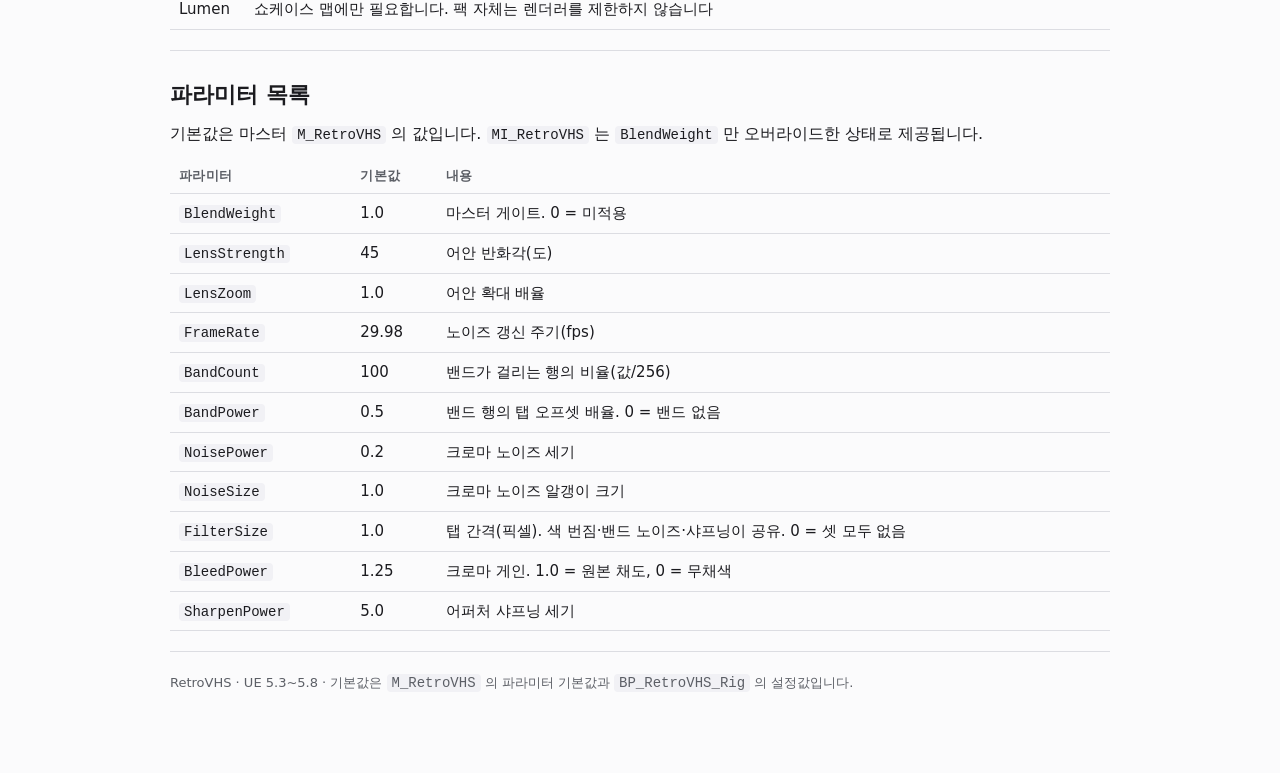
<file: ko/index.html>
<!doctype html>
<html lang="ko">
<head>
<meta charset="utf-8">
<meta name="viewport" content="width=device-width, initial-scale=1">
<title>RetroVHS 개론</title>
<link rel="stylesheet" href="../assets/style.css">
<!--
  한국어판 = 검수용 원본 (2026-09-06). 확정되면 다른 언어를 이 본문에서 파생한다. 페이지·id·그림 파일명은 언어 간 1:1.
  페이지 3장: index(개론) · parameters(MI 파라미터) · rig(그 외 PPV 설정). CSS/JS 는 ../assets/, 그림은 ../img/ 공유.
  어투: 「~니다」 체 (사용자 지시 09-06). 문장은 ~입니다/~합니다, 표의 짧은 항목은 명사형. 비유·구어 없음.
-->
</head>
<body>
<header><div class="wrap">
  <h1>RetroVHS <small>VHS 캠코더 포스트프로세스 · UE 5.3~5.8</small></h1>
  <nav data-site-nav></nav>
</div></header>

<main><div class="wrap">

<section id="intro">
  <h2>개요</h2>
  <p class="lead">VHS 캠코더 화질 열화를 재현하는 포스트프로세스 머티리얼 팩입니다. 레벨에 <code>BP_RetroVHS_Rig</code> 액터를 배치하면 적용되며, 머티리얼 인스턴스 및 포스트프로세스 볼륨 파라미터로 제어 가능합니다. 플러그인, C++, 외부 에셋은 사용하지 않습니다.</p>
  <div class="figs one">
    <figure><img src="../img/0_overview_B.png" alt="리그를 적용한 쇼케이스 맵" data-missing="그림 0-B: 리그 적용 뷰포트"><figcaption><b>그림 0-B.</b> 쇼케이스 맵, 리그 적용 상태 (<code>BlendWeight</code> = 1).</figcaption></figure>
  </div>
  <table>
    <tr><th>구성 효과</th><th>내용</th></tr>
    <tr><td>어안</td><td>등거리 투영 렌즈 왜곡</td></tr>
    <tr><td>밴드 노이즈</td><td>수평 밴드 형태의 테이프 노이즈</td></tr>
    <tr><td>크로마 노이즈</td><td>무작위 RGB 노이즈</td></tr>
    <tr><td>색 번짐</td><td>수평 방향으로 번지는 색 번짐 효과</td></tr>
    <tr><td>어퍼처 샤프닝</td><td>휘도 성분 언샤프 마스크</td></tr>
    <tr><td>LUT</td><td>NTSC 계열 컬러 LUT 4종. 기본값 Standard</td></tr>
  </table>
</section>

<section id="install">
  <h2>설치</h2>
  <ol class="steps">
    <li>Fab 의 「프로젝트에 추가」를 실행합니다. 수동으로 설치할 경우 <code>Content/RetroVHS</code> 폴더를 대상 프로젝트의 <code>Content</code> 에 복사합니다.</li>
    <li><code>BP_RetroVHS_Rig</code> 를 레벨에 배치합니다. 기호에 맞게 머티리얼 인스턴스 파라미터나 LUT 효과 등의 포스트프로세스 볼륨 설정을 제어합니다.</li>
  </ol>
</section>

<section id="config">
  <h2>세부 설정법</h2>
  <p>설정 항목은 담당 에셋에 따라 두 곳으로 나뉩니다.</p>
  <table>
    <tr><th>기능</th><th>담당 에셋</th><th>위치 · 참조</th></tr>
    <tr><td>효과 파라미터(어안, 밴드 노이즈, 크로마 노이즈, 색 번짐, 샤프닝)</td><td><code>MI_RetroVHS</code></td><td><code>/Game/RetroVHS/Materials/MI_RetroVHS</code>. 파라미터의 체크박스를 활성화해야 값이 적용됩니다. 목록은 <a href="#params">파라미터 목록</a></td></tr>
    <tr><td>LUT · 노출 · 블룸 · 렌즈 더트 · 비네트 · 색수차 · 블렌더블 슬롯</td><td><code>BP_RetroVHS_Rig</code></td><td>레벨의 리그 액터 → 디테일 → PostProcess 컴포넌트. 체크박스가 활성화된 항목이 리그가 덮어쓰는 값입니다</td></tr>
    <tr><td>효과 전체 강도 · 활성/비활성</td><td><code>MI_RetroVHS.BlendWeight</code></td><td>1 = 최대, 0 = 미적용. 어안 강도에도 곱해집니다. 포스트프로세스 볼륨의 블렌더블 Weight 는 파라미터를 베이스 기본값으로 보간하는 값이므로 세기 조절에 사용하지 않습니다</td></tr>
  </table>
</section>

<section id="contents">
  <h2>팩 구성</h2>
  <p>총 26 에셋입니다. 외부 참조는 엔진 콘텐츠뿐입니다: 기본 도형(BasicShapes), 머티리얼 프리뷰 메시, 텍스트 렌더 기본 폰트·머티리얼, <code>T_ScreenDirt02_w</code>.</p>
  <table>
    <tr><th>에셋 (<code>/Game/RetroVHS/</code>)</th><th>종류</th><th>역할</th></tr>
    <tr><td><code>Blueprints/BP_RetroVHS_Rig</code></td><td>블루프린트</td><td>루트 = 언바운드 PostProcessComponent. 레벨에 배치하는 유일한 액터</td></tr>
    <tr><td><code>Materials/M_RetroVHS</code></td><td>마스터 머티리얼 (Post Process)</td><td>어안·밴드 노이즈·크로마 노이즈·색 번짐·샤프닝 통합 그래프. 파라미터 기본값 보유</td></tr>
    <tr><td><code>Materials/MI_RetroVHS</code></td><td>머티리얼 인스턴스</td><td>리그에 등록되는 인스턴스. 사용자 조절 파라미터 전부</td></tr>
    <tr><td><code>Textures/T_RetroVHS_BandNoise_256</code></td><td>텍스처 256×256</td><td>라틴 방진 노이즈. 크로마 노이즈 소스</td></tr>
    <tr><td><code>Textures/T_RetroVHS_LUT_{Neutral, Subtle, Standard, Worn}</code></td><td>LUT 텍스처 256×16 × 4</td><td>NTSC 계열 컬러 LUT. 리그 기본값 Standard</td></tr>
    <tr><td><code>Maps/L_RetroVHS_Overview</code></td><td>맵</td><td>전 에셋 진열 맵. 효과 격리 판 5개(REFERENCE, FISHEYE, CHROMA NOISE, COLOR BLEED, SHARPEN)와 LUT 판 4개, 판마다 색 프로브 3 + <code>MI_Metal</code> 프리뷰 메시. 벽·천장·조명 머티리얼 패널 3. 판의 볼륨이 효과 인스턴스와 LUT 를 지정하며, 리그는 비활성 상태로 배치되어 있습니다</td></tr>
    <tr><td><code>Maps/L_RetroVHS_Showcase</code></td><td>맵</td><td>데모 씬. 엔진 기본 도형과 <code>M_BackRoom</code> 으로 구성한 24 × 24 m 실내. 리그 1 + Standard LUT. 조명은 천장 패널의 이미시브만 사용하므로 Lumen 이 필요합니다</td></tr>
    <tr><td><code>Demo/Materials/M_BackRoom</code>, <code>MI_BackRoom{Plane, Wall, Ceiling, Light}</code></td><td>마스터 1 + 인스턴스 4</td><td>월드 정렬 삼면 투영 머티리얼. 메시 UV 와 무관하게 cm 단위로 반복. 바닥 · 벽 · 천장(격자 마스크) · 형광 패널(이미시브)</td></tr>
    <tr><td><code>Demo/Materials/M_Tint</code>, <code>MI_Metal</code>, <code>MI_R</code>, <code>MI_G</code>, <code>MI_B</code></td><td>마스터 1 + 인스턴스 4</td><td>프로브용 단색 머티리얼. <code>MI_Metal</code> 은 클리어코트 인스턴스, R/G/B 는 색 번짐 확인용 원색</td></tr>
<tr><td><code>Demo/Materials/MI_RetroVHS_{Fisheye, ChromaNoise, ColorBleed, Sharpen}</code></td><td>인스턴스 4</td><td>오버뷰 맵의 효과 격리 판용. 효과 하나만 켠 <code>M_RetroVHS</code> 인스턴스</td></tr>
    <tr><td><code>Demo/Textures/T_BackRoomCeilingMask</code>, <code>T_BackRoom_ORM_Flat</code></td><td>텍스처 1024², 4×4</td><td>천장 격자 마스크 · 평면 ORM 기본값</td></tr>
  </table>
</section>

<section id="requirements">
  <h2>요구 사항</h2>
  <table>
    <tr><th>항목</th><th>내용</th></tr>
    <tr><td>엔진</td><td>Unreal Engine 5.3~5.8. 5.3 저장본이므로 상위 버전에서 열립니다</td></tr>
    <tr><td>플랫폼</td><td>검증 환경 Windows, DirectX 12. After Tonemapping 위치의 포스트프로세스 머티리얼이며 G-버퍼를 사용하지 않습니다</td></tr>
    <tr><td>노출 설정</td><td>리그의 노출 값은 EV100 단위입니다. <code>r.DefaultFeature.AutoExposure.ExtendDefaultLuminanceRange</code> 가 False 인 프로젝트에서는 리그의 Exposure Min / Max 를 재설정합니다</td></tr>
    <tr><td>Lumen</td><td>쇼케이스 맵에만 필요합니다. 팩 자체는 렌더러를 제한하지 않습니다</td></tr>
  </table>
</section>

<section id="params">
  <h2>파라미터 목록</h2>
  <p>기본값은 마스터 <code>M_RetroVHS</code> 의 값입니다. <code>MI_RetroVHS</code> 는 <code>BlendWeight</code> 만 오버라이드한 상태로 제공됩니다.</p>
  <table class="params">
    <tr><th>파라미터</th><th>기본값</th><th>내용</th></tr>
    <tr><td><code>BlendWeight</code></td><td>1.0</td><td>마스터 게이트. 0 = 미적용</td></tr>
    <tr><td><code>LensStrength</code></td><td>45</td><td>어안 반화각(도)</td></tr>
    <tr><td><code>LensZoom</code></td><td>1.0</td><td>어안 확대 배율</td></tr>
    <tr><td><code>FrameRate</code></td><td>29.98</td><td>노이즈 갱신 주기(fps)</td></tr>
    <tr><td><code>BandCount</code></td><td>100</td><td>밴드가 걸리는 행의 비율(값/256)</td></tr>
    <tr><td><code>BandPower</code></td><td>0.5</td><td>밴드 행의 탭 오프셋 배율. 0 = 밴드 없음</td></tr>
    <tr><td><code>NoisePower</code></td><td>0.2</td><td>크로마 노이즈 세기</td></tr>
    <tr><td><code>NoiseSize</code></td><td>1.0</td><td>크로마 노이즈 알갱이 크기</td></tr>
    <tr><td><code>FilterSize</code></td><td>1.0</td><td>탭 간격(픽셀). 색 번짐·밴드 노이즈·샤프닝이 공유. 0 = 셋 모두 없음</td></tr>
    <tr><td><code>BleedPower</code></td><td>1.25</td><td>크로마 게인. 1.0 = 원본 채도, 0 = 무채색</td></tr>
    <tr><td><code>SharpenPower</code></td><td>5.0</td><td>어퍼처 샤프닝 세기</td></tr>
  </table>
</section>

<footer>RetroVHS · UE 5.3~5.8 · 기본값은 <code>M_RetroVHS</code> 의 파라미터 기본값과 <code>BP_RetroVHS_Rig</code> 의 설정값입니다.</footer>

</div></main>
<script src="../assets/nav.js"></script>
</body>
</html>
</file>
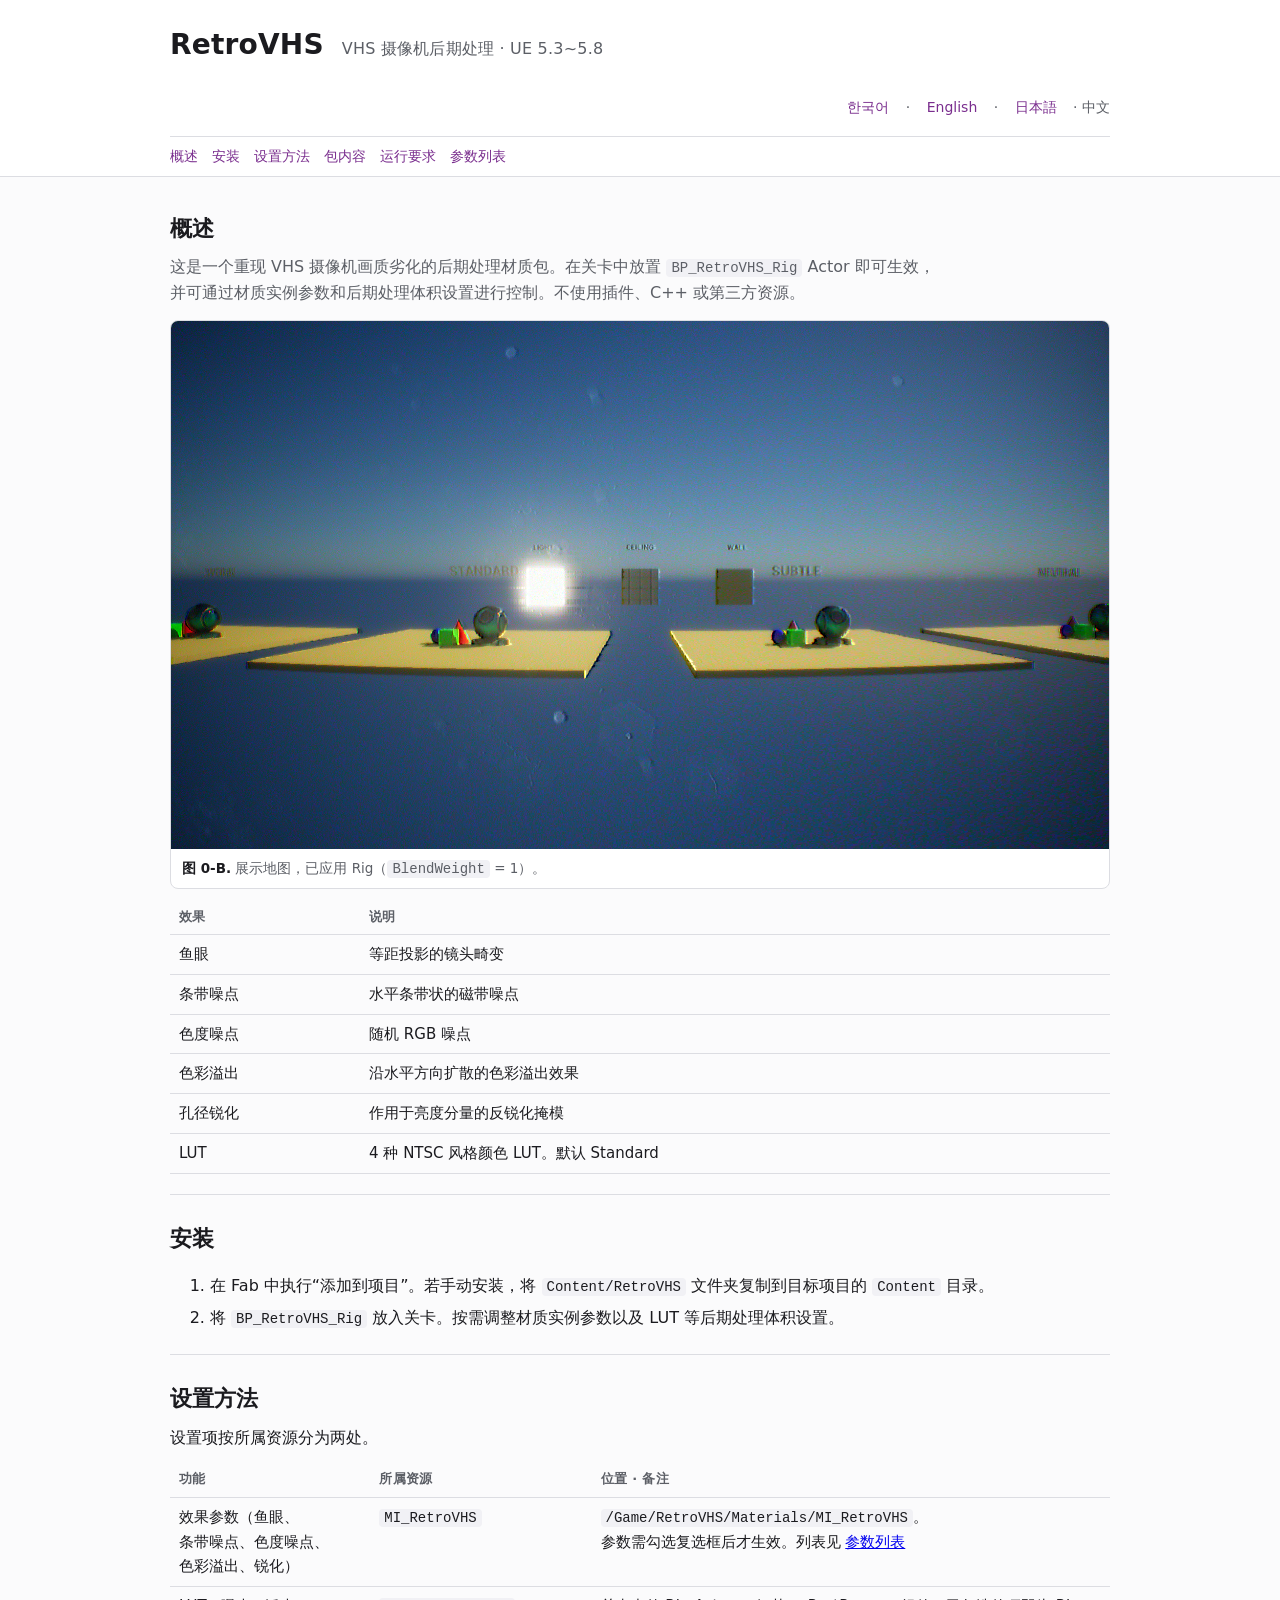
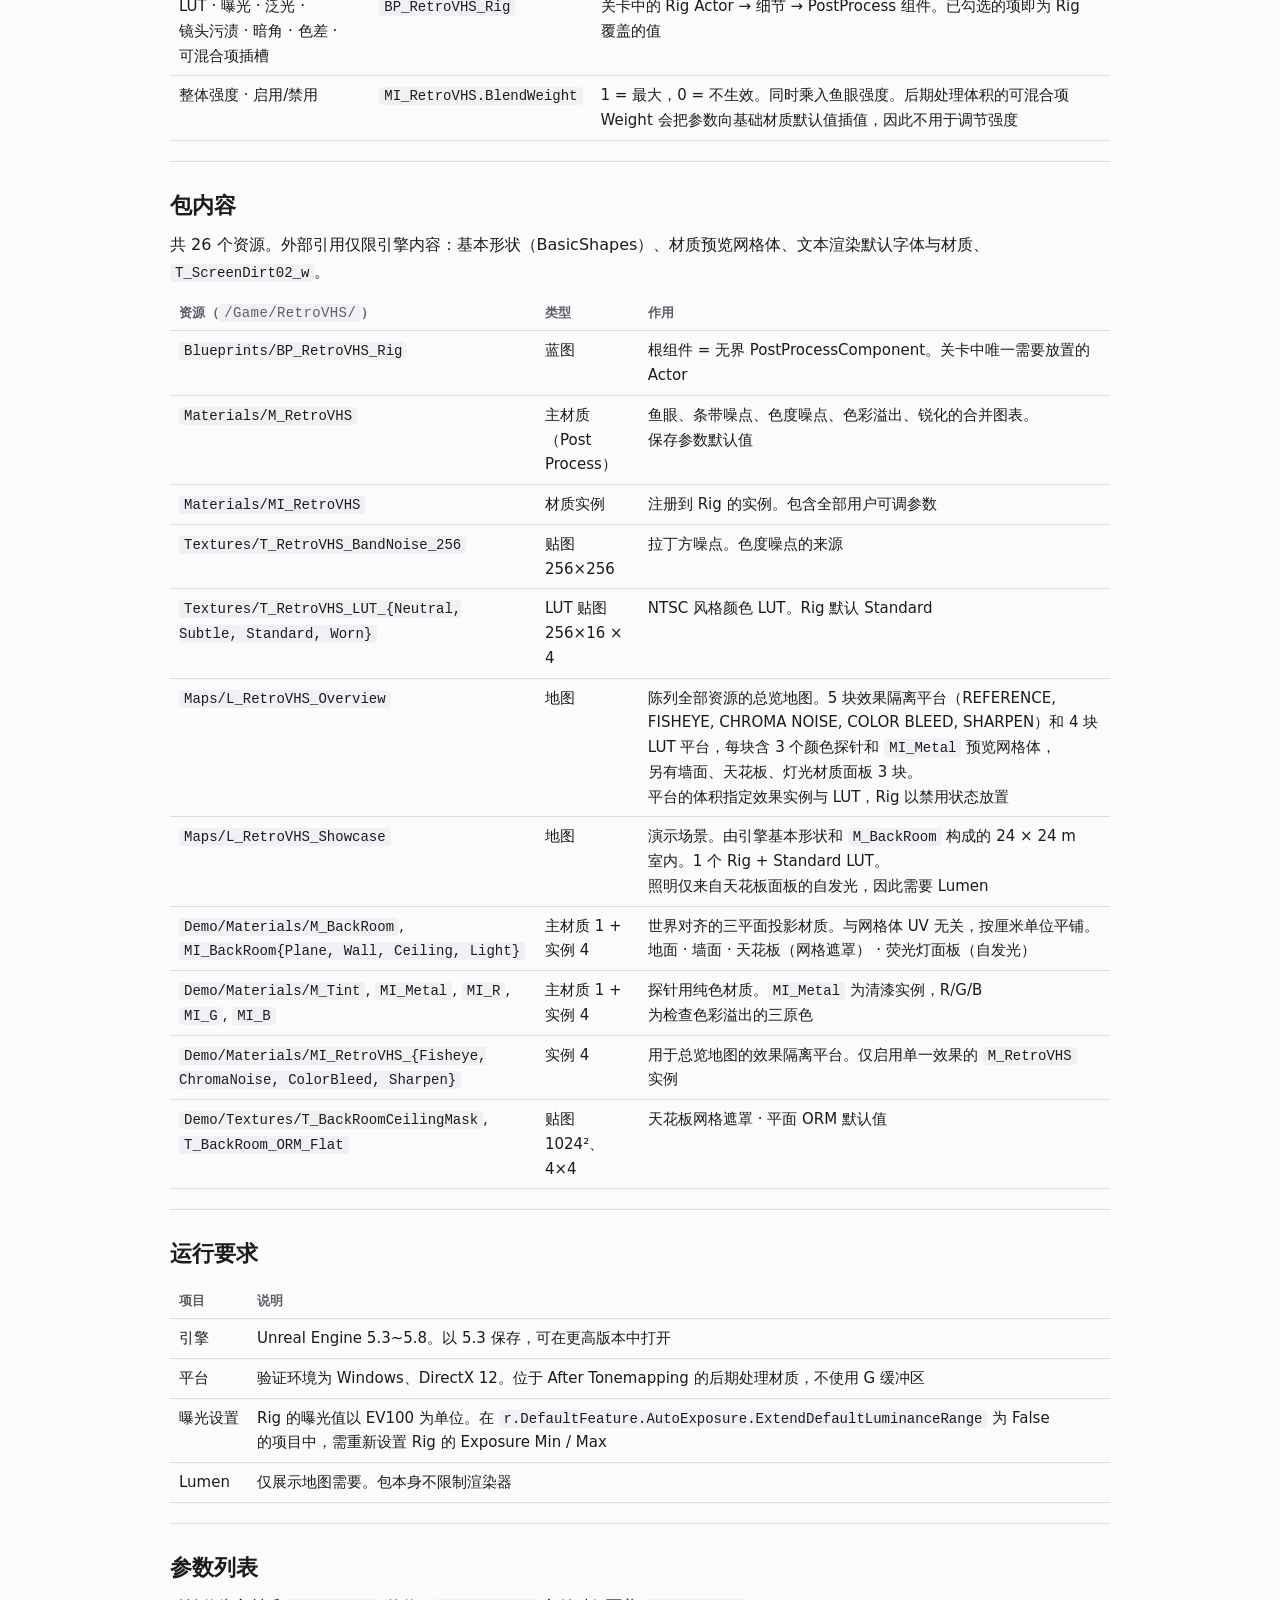
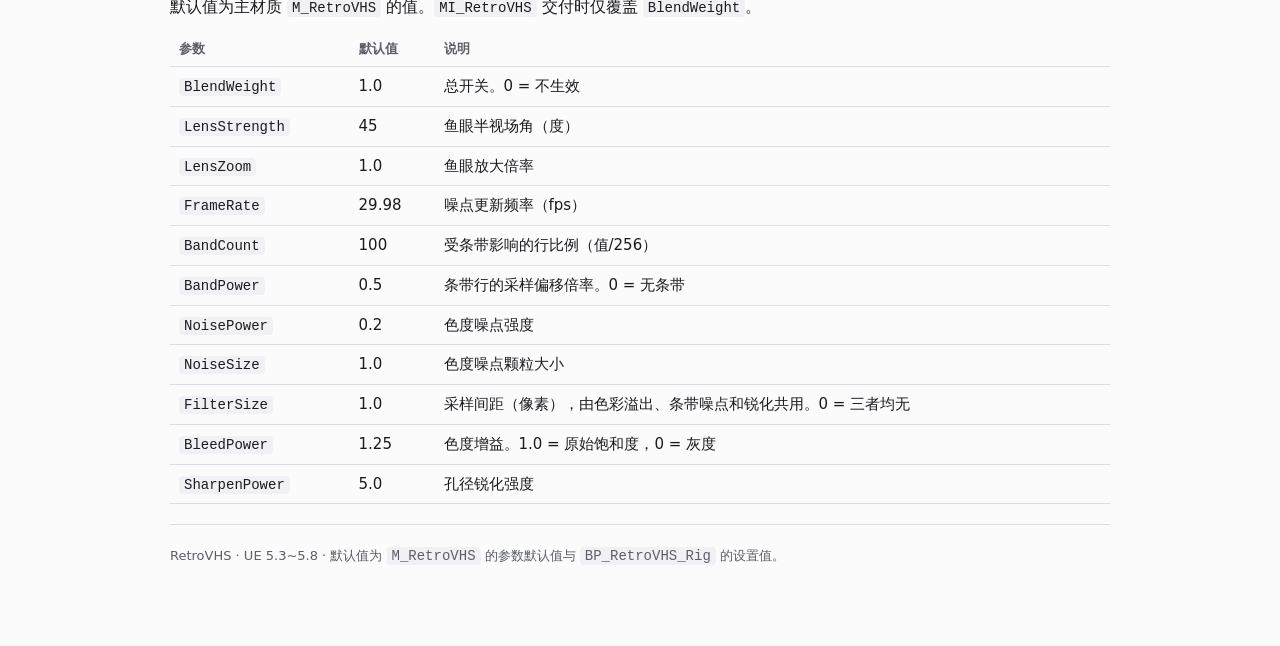
<file: zh/index.html>
<!doctype html>
<html lang="zh">
<head>
<meta charset="utf-8">
<meta name="viewport" content="width=device-width, initial-scale=1">
<title>RetroVHS 概述</title>
<link rel="stylesheet" href="../assets/style.css">
<!-- 由 ko/index.html（2026-09-06 定稿）派生。章节、id 与图片文件与韩文版一一对应。 -->
</head>
<body>
<header><div class="wrap">
  <h1>RetroVHS <small>VHS 摄像机后期处理 · UE 5.3~5.8</small></h1>
  <nav data-site-nav></nav>
</div></header>

<main><div class="wrap">

<section id="intro">
  <h2>概述</h2>
  <p class="lead">这是一个重现 VHS 摄像机画质劣化的后期处理材质包。在关卡中放置 <code>BP_RetroVHS_Rig</code> Actor 即可生效，并可通过材质实例参数和后期处理体积设置进行控制。不使用插件、C++ 或第三方资源。</p>
  <div class="figs one">
    <figure><img src="../img/0_overview_B.png" alt="应用了 Rig 的展示地图" data-missing="图 0-B：应用 Rig 的视口"><figcaption><b>图 0-B.</b> 展示地图，已应用 Rig（<code>BlendWeight</code> = 1）。</figcaption></figure>
  </div>
  <table>
    <tr><th>效果</th><th>说明</th></tr>
    <tr><td>鱼眼</td><td>等距投影的镜头畸变</td></tr>
    <tr><td>条带噪点</td><td>水平条带状的磁带噪点</td></tr>
    <tr><td>色度噪点</td><td>随机 RGB 噪点</td></tr>
    <tr><td>色彩溢出</td><td>沿水平方向扩散的色彩溢出效果</td></tr>
    <tr><td>孔径锐化</td><td>作用于亮度分量的反锐化掩模</td></tr>
    <tr><td>LUT</td><td>4 种 NTSC 风格颜色 LUT。默认 Standard</td></tr>
  </table>
</section>

<section id="install">
  <h2>安装</h2>
  <ol class="steps">
    <li>在 Fab 中执行“添加到项目”。若手动安装，将 <code>Content/RetroVHS</code> 文件夹复制到目标项目的 <code>Content</code> 目录。</li>
    <li>将 <code>BP_RetroVHS_Rig</code> 放入关卡。按需调整材质实例参数以及 LUT 等后期处理体积设置。</li>
  </ol>
</section>

<section id="config">
  <h2>设置方法</h2>
  <p>设置项按所属资源分为两处。</p>
  <table>
    <tr><th>功能</th><th>所属资源</th><th>位置 · 备注</th></tr>
    <tr><td>效果参数（鱼眼、条带噪点、色度噪点、色彩溢出、锐化）</td><td><code>MI_RetroVHS</code></td><td><code>/Game/RetroVHS/Materials/MI_RetroVHS</code>。参数需勾选复选框后才生效。列表见 <a href="#params">参数列表</a></td></tr>
    <tr><td>LUT · 曝光 · 泛光 · 镜头污渍 · 暗角 · 色差 · 可混合项插槽</td><td><code>BP_RetroVHS_Rig</code></td><td>关卡中的 Rig Actor → 细节 → PostProcess 组件。已勾选的项即为 Rig 覆盖的值</td></tr>
    <tr><td>整体强度 · 启用/禁用</td><td><code>MI_RetroVHS.BlendWeight</code></td><td>1 = 最大，0 = 不生效。同时乘入鱼眼强度。后期处理体积的可混合项 Weight 会把参数向基础材质默认值插值，因此不用于调节强度</td></tr>
  </table>
</section>

<section id="contents">
  <h2>包内容</h2>
  <p>共 26 个资源。外部引用仅限引擎内容：基本形状（BasicShapes）、材质预览网格体、文本渲染默认字体与材质、<code>T_ScreenDirt02_w</code>。</p>
  <table>
    <tr><th>资源（<code>/Game/RetroVHS/</code>）</th><th>类型</th><th>作用</th></tr>
    <tr><td><code>Blueprints/BP_RetroVHS_Rig</code></td><td>蓝图</td><td>根组件 = 无界 PostProcessComponent。关卡中唯一需要放置的 Actor</td></tr>
    <tr><td><code>Materials/M_RetroVHS</code></td><td>主材质（Post Process）</td><td>鱼眼、条带噪点、色度噪点、色彩溢出、锐化的合并图表。保存参数默认值</td></tr>
    <tr><td><code>Materials/MI_RetroVHS</code></td><td>材质实例</td><td>注册到 Rig 的实例。包含全部用户可调参数</td></tr>
    <tr><td><code>Textures/T_RetroVHS_BandNoise_256</code></td><td>贴图 256×256</td><td>拉丁方噪点。色度噪点的来源</td></tr>
    <tr><td><code>Textures/T_RetroVHS_LUT_{Neutral, Subtle, Standard, Worn}</code></td><td>LUT 贴图 256×16 × 4</td><td>NTSC 风格颜色 LUT。Rig 默认 Standard</td></tr>
    <tr><td><code>Maps/L_RetroVHS_Overview</code></td><td>地图</td><td>陈列全部资源的总览地图。5 块效果隔离平台（REFERENCE, FISHEYE, CHROMA NOISE, COLOR BLEED, SHARPEN）和 4 块 LUT 平台，每块含 3 个颜色探针和 <code>MI_Metal</code> 预览网格体，另有墙面、天花板、灯光材质面板 3 块。平台的体积指定效果实例与 LUT，Rig 以禁用状态放置</td></tr>
    <tr><td><code>Maps/L_RetroVHS_Showcase</code></td><td>地图</td><td>演示场景。由引擎基本形状和 <code>M_BackRoom</code> 构成的 24 × 24 m 室内。1 个 Rig + Standard LUT。照明仅来自天花板面板的自发光，因此需要 Lumen</td></tr>
    <tr><td><code>Demo/Materials/M_BackRoom</code>, <code>MI_BackRoom{Plane, Wall, Ceiling, Light}</code></td><td>主材质 1 + 实例 4</td><td>世界对齐的三平面投影材质。与网格体 UV 无关，按厘米单位平铺。地面 · 墙面 · 天花板（网格遮罩） · 荧光灯面板（自发光）</td></tr>
    <tr><td><code>Demo/Materials/M_Tint</code>, <code>MI_Metal</code>, <code>MI_R</code>, <code>MI_G</code>, <code>MI_B</code></td><td>主材质 1 + 实例 4</td><td>探针用纯色材质。<code>MI_Metal</code> 为清漆实例，R/G/B 为检查色彩溢出的三原色</td></tr>
<tr><td><code>Demo/Materials/MI_RetroVHS_{Fisheye, ChromaNoise, ColorBleed, Sharpen}</code></td><td>实例 4</td><td>用于总览地图的效果隔离平台。仅启用单一效果的 <code>M_RetroVHS</code> 实例</td></tr>
    <tr><td><code>Demo/Textures/T_BackRoomCeilingMask</code>, <code>T_BackRoom_ORM_Flat</code></td><td>贴图 1024²、4×4</td><td>天花板网格遮罩 · 平面 ORM 默认值</td></tr>
  </table>
</section>

<section id="requirements">
  <h2>运行要求</h2>
  <table>
    <tr><th>项目</th><th>说明</th></tr>
    <tr><td>引擎</td><td>Unreal Engine 5.3~5.8。以 5.3 保存，可在更高版本中打开</td></tr>
    <tr><td>平台</td><td>验证环境为 Windows、DirectX 12。位于 After Tonemapping 的后期处理材质，不使用 G 缓冲区</td></tr>
    <tr><td>曝光设置</td><td>Rig 的曝光值以 EV100 为单位。在 <code>r.DefaultFeature.AutoExposure.ExtendDefaultLuminanceRange</code> 为 False 的项目中，需重新设置 Rig 的 Exposure Min / Max</td></tr>
    <tr><td>Lumen</td><td>仅展示地图需要。包本身不限制渲染器</td></tr>
  </table>
</section>

<section id="params">
  <h2>参数列表</h2>
  <p>默认值为主材质 <code>M_RetroVHS</code> 的值。<code>MI_RetroVHS</code> 交付时仅覆盖 <code>BlendWeight</code>。</p>
  <table class="params">
    <tr><th>参数</th><th>默认值</th><th>说明</th></tr>
    <tr><td><code>BlendWeight</code></td><td>1.0</td><td>总开关。0 = 不生效</td></tr>
    <tr><td><code>LensStrength</code></td><td>45</td><td>鱼眼半视场角（度）</td></tr>
    <tr><td><code>LensZoom</code></td><td>1.0</td><td>鱼眼放大倍率</td></tr>
    <tr><td><code>FrameRate</code></td><td>29.98</td><td>噪点更新频率（fps）</td></tr>
    <tr><td><code>BandCount</code></td><td>100</td><td>受条带影响的行比例（值/256）</td></tr>
    <tr><td><code>BandPower</code></td><td>0.5</td><td>条带行的采样偏移倍率。0 = 无条带</td></tr>
    <tr><td><code>NoisePower</code></td><td>0.2</td><td>色度噪点强度</td></tr>
    <tr><td><code>NoiseSize</code></td><td>1.0</td><td>色度噪点颗粒大小</td></tr>
    <tr><td><code>FilterSize</code></td><td>1.0</td><td>采样间距（像素），由色彩溢出、条带噪点和锐化共用。0 = 三者均无</td></tr>
    <tr><td><code>BleedPower</code></td><td>1.25</td><td>色度增益。1.0 = 原始饱和度，0 = 灰度</td></tr>
    <tr><td><code>SharpenPower</code></td><td>5.0</td><td>孔径锐化强度</td></tr>
  </table>
</section>

<footer>RetroVHS · UE 5.3~5.8 · 默认值为 <code>M_RetroVHS</code> 的参数默认值与 <code>BP_RetroVHS_Rig</code> 的设置值。</footer>

</div></main>
<script src="../assets/nav.js"></script>
</body>
</html>
</file>
<file: assets/style.css>
/* RetroVHS 문서 공용 스타일 — 모든 언어·모든 페이지가 이 파일 하나를 쓴다. 페이지 안에 <style> 을 두지 말 것. */
:root { --ink:#1b1b1f; --mute:#5c5f66; --line:#dcdde2; --bg:#fbfbfc; --card:#ffffff; --accent:#7a2e8e; --code:#f1f1f5; }
* { box-sizing: border-box; }
body { margin:0; background:var(--bg); color:var(--ink);
       font:16px/1.65 system-ui,-apple-system,"Segoe UI","Malgun Gothic","Apple SD Gothic Neo","Hiragino Sans","Noto Sans CJK","PingFang SC",Roboto,sans-serif;
       word-break:keep-all; }
header { border-bottom:1px solid var(--line); background:var(--card); }
.wrap { max-width: 980px; margin:0 auto; padding: 0 20px; }
header .wrap { padding:22px 20px 0; }
h1 { margin:0 0 4px; font-size:28px; letter-spacing:.2px; }
h1 small { font-weight:400; color:var(--mute); font-size:16px; margin-left:8px; }

/* nav.js 가 채운다: 페이지 탭 줄 + 언어 전환, 그 아래 현재 페이지의 절 링크 */
nav[data-site-nav] { margin-top:12px; font-size:14px; }
nav .tabs { display:flex; flex-wrap:wrap; gap:0 4px; align-items:flex-end; border-bottom:1px solid var(--line); }
nav .tabs a { display:inline-block; padding:8px 12px; color:var(--mute); text-decoration:none; border-bottom:2px solid transparent; margin-bottom:-1px; }
nav .tabs a:hover { color:var(--accent); }
nav .tabs a.cur { color:var(--ink); font-weight:600; border-bottom-color:var(--accent); }
nav .lang { margin-left:auto; padding:8px 0; color:var(--mute); }
nav .lang a { color:var(--accent); text-decoration:none; }
nav .lang a:hover { text-decoration:underline; }
nav .secs { display:flex; flex-wrap:wrap; gap:4px 14px; padding:8px 0; }
nav .secs a { color:var(--accent); text-decoration:none; }
nav .secs a:hover { text-decoration:underline; }

main .wrap { padding: 8px 20px 60px; }
section { padding: 26px 0 6px; border-bottom:1px solid var(--line); }
h2 { font-size:22px; margin:0 0 6px; }
h2 .num { display:inline-block; min-width:30px; color:var(--accent); font-variant-numeric: tabular-nums; }
h3 { font-size:17px; margin:18px 0 6px; }
p { margin: 8px 0; }
.lead { color:var(--mute); margin-top:0; }
code, kbd { font: 14px/1.4 ui-monospace,SFMono-Regular,Menlo,Consolas,monospace; background:var(--code); padding:1px 5px; border-radius:4px; }
pre { background:var(--code); padding:12px 14px; border-radius:6px; overflow:auto; font-size:14px; }
table { border-collapse:collapse; width:100%; margin:10px 0 14px; font-size:15px; }
th, td { text-align:left; padding:7px 9px; border-bottom:1px solid var(--line); vertical-align:top; }
th { color:var(--mute); font-weight:600; font-size:13px; letter-spacing:.4px; }
table.params td:nth-child(2) { white-space:nowrap; font-variant-numeric: tabular-nums; }
.figs { display:grid; grid-template-columns: 1fr 1fr; gap:14px; margin:14px 0 6px; }
.figs.one { grid-template-columns: 1fr; }
@media (max-width: 720px) { .figs { grid-template-columns: 1fr; } }
figure { margin:0; background:var(--card); border:1px solid var(--line); border-radius:8px; overflow:hidden; }
figure img { display:block; width:100%; aspect-ratio:16/9; object-fit:cover; background:#e9e9ee; }
figure img.missing { object-fit:contain; padding:26% 0; font-size:13px; color:var(--mute); text-align:center; }
figcaption { padding:8px 11px; font-size:13.5px; color:var(--mute); }
figcaption b { color:var(--ink); }
.note { border-left:4px solid var(--accent); background:var(--card); padding:10px 14px; border-radius:0 6px 6px 0; margin:12px 0; }
.warn { border-left-color:#c0392b; }
ol.steps li { margin:6px 0; }
footer { color:var(--mute); font-size:13px; padding:20px 0; }
</file>
